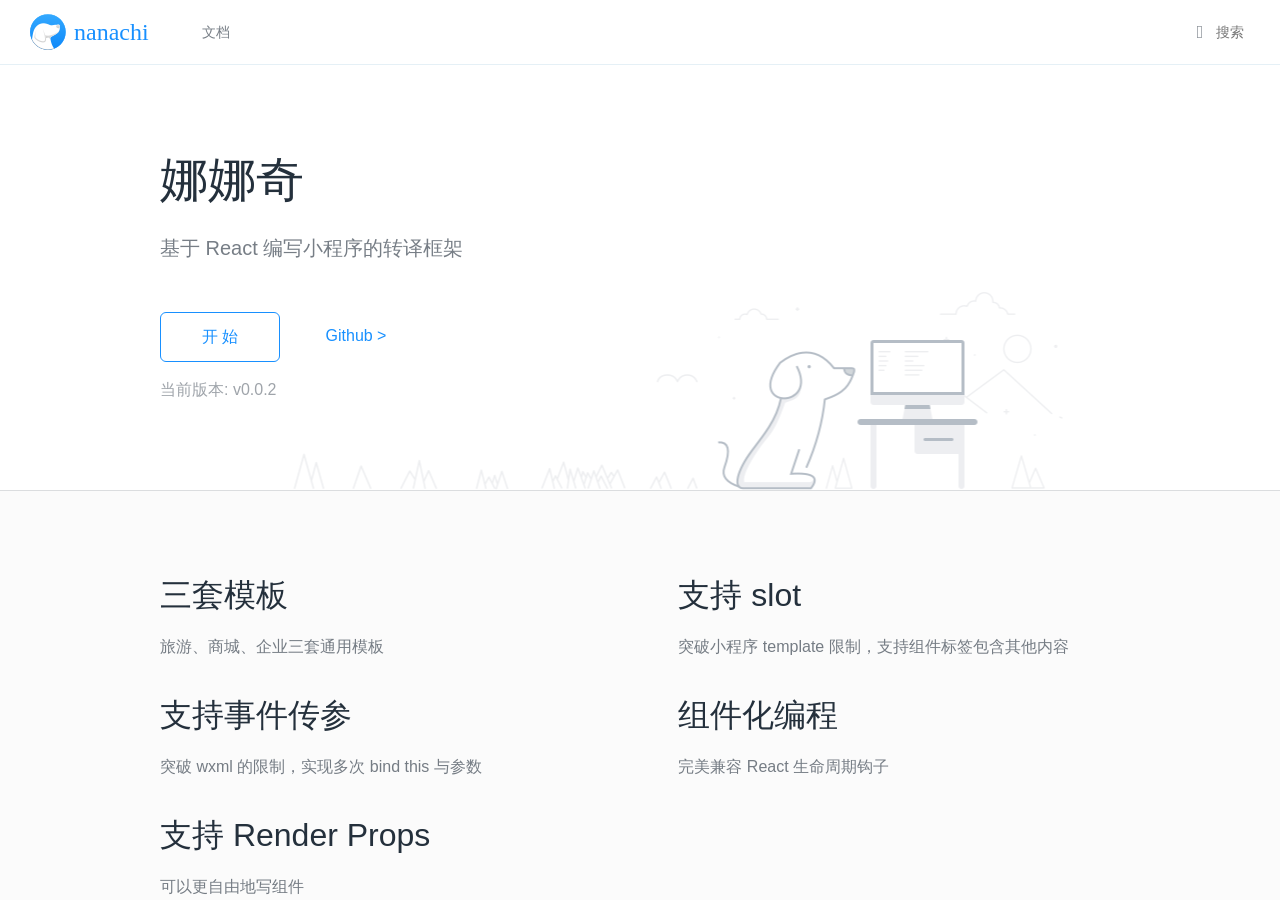
<file: index.html>
<html lang="zh-CN"><head><meta charSet="UTF-8"/><meta content="text/html; charset=utf-8" http-equiv="Content-Type"/><meta http-equiv="X-UA-Compatible" content="IE=edge"/><meta name="viewport" content="width=device-width, initial-scale=1, maximum-scale=1"/><meta name="apple-mobile-web-app-capable" content="yes"/><meta name="apple-mobile-web-app-status-bar-style" content="black"/><link rel="apple-touch-icon" sizes="180x180" href="ydoc/images/apple-touch-icon.png"/><link rel="icon" type="image/png" sizes="32x32" href="ydoc/images/favicon-32x32.png"/><link rel="icon" type="image/png" sizes="16x16" href="ydoc/images/favicon-16x16.png"/><link rel="manifest" href="ydoc/images/manifest.json"/><link rel="mask-icon" href="ydoc/images/safari-pinned-tab.svg&quot;" color="#5bbad5"/><meta name="theme-color" content="#ffffff"/><meta http-equiv="Cache-Control" content="no-transform"/><meta http-equiv="Cache-Control" content="no-siteapp"/><title>nanachi</title><link rel="stylesheet" href="ydoc/styles/style.css"/><meta name="author" content="司徒正美"/><meta name="keywords"/><meta name="description" content="使用Reac微信小程序"/><meta id="releativePath" content=""/><link rel="stylesheet" href="ydoc/ydoc-plugin-search/search.css"/></head><body><div class="g-doc"><div class="m-main" id="js-panel"><header class="m-header" id="js-header"><div class="m-header-title js-logo"><a href="" target="_self"><img class="logo" width="36" src="ydoc/images/dog@1x.png"/><h6 class="name">nanachi</h6></a></div><div><div class="m-search">
      <div class="icon">&#xf0fd;</div>
      <input type="text" class="input js-input" placeholder="搜索" />
      <div class="m-search-result js-search-result"></div>
    </div></div><nav class="m-header-nav js-nav"><ul class="m-header-items"><li class="item "><a class="href" href="documents/intro.html">文档</a></li></ul></nav><div id="js-nav-btn" class="m-header-btn ui-font-ydoc"></div></header><div class="m-content" id="js-content"><div class="g-home"><section class="m-section home"><div class="m-section-container"><div class="m-section-title"><h4 class="name">娜娜奇</h4><p class="desc">基于 React 编写小程序的转译框架</p><div class="m-section-btngroup"><a href="./documents/intro.html"><div class="btn ">开 始</div></a><a href="https://github.com/roland-reed/nanachi-cli"><div class="btn btn-ghost">Github &gt;</div></a></div><p class="caption">当前版本: v0.0.2</p></div><div class="m-section-banner"><img src="./ydoc/images/dogbg@1x.png" alt="bg" srcSet="./ydoc/images/dogbg@2x.png 2x"/></div></div></section><section class="m-section feature"><div class="m-section-container"><div class="m-section-box"><div class="item"><h6 class="title">三套模板</h6><p class="desc">旅游、商城、企业三套通用模板</p></div><div class="item"><h6 class="title">支持 slot</h6><p class="desc">突破小程序 template 限制，支持组件标签包含其他内容</p></div><div class="item"><h6 class="title">支持事件传参</h6><p class="desc">突破 wxml 的限制，实现多次 bind this 与参数</p></div><div class="item"><h6 class="title">组件化编程</h6><p class="desc">完美兼容 React 生命周期钩子</p></div><div class="item"><h6 class="title">支持 Render Props</h6><p class="desc">可以更自由地写组件</p></div></div></div></section></div><footer class="m-footer"><div class="m-footer-container"><div class="m-footer-links"><div class="group"><p class="title">团队网址</p><ul><li><a class="href" href="https://ymfe.org/">YMFE</a></li><li><a class="href" href="https://blog.ymfe.org/">YMFE Blog</a></li></ul></div><div class="group"><p class="title">Git仓库</p><ul><li><a class="href" href="https://github.com/YMFE/ydoc">Github</a></li><li><a class="href" href="https://github.com/YMFE/ydoc/issues">Github Issue</a></li></ul></div></div><div class="m-footer-title"><p class="copyright">© 2018 <a class="href" href="https://ymfe.org/">YMFE Team</a></p><p>Build by <a class="href" href="https://ydoc.ymfe.org/">ydoc</a></p></div></div></footer></div></div></div><div></div><script>
    var $content = document.getElementById('js-content');
    var $summaryItems = Array.prototype.slice.call(document.querySelectorAll('#js-menu .href'));
    var $menu = document.getElementById('js-menu');
    if ($menu && sessionStorage.menuScrollTop) {
		$menu.scrollTop = sessionStorage.menuScrollTop;
    }
    // 刷新页面但不切换 pathname 的时候，内容区恢复到记忆的高度
    if ($content && sessionStorage.contentScrollTop && window.location.pathname == sessionStorage.locationPathname) {
      $content.scrollTop = sessionStorage.contentScrollTop;
    }
    sessionStorage.setItem('locationPathname', window.location.pathname);</script><script src="ydoc/scripts/plugins/dollar.min.js"></script><script src="ydoc/scripts/plugins/responsive-nav.min.js"></script><script src="ydoc/scripts/plugins/slideout.min.js"></script><script src="ydoc/scripts/app.js"></script><script src="ydoc/ydoc-plugin-search/core.js"></script><script src="ydoc/ydoc-plugin-search/search.js"></script><script src="search_json.js"></script></body></html>
</file>
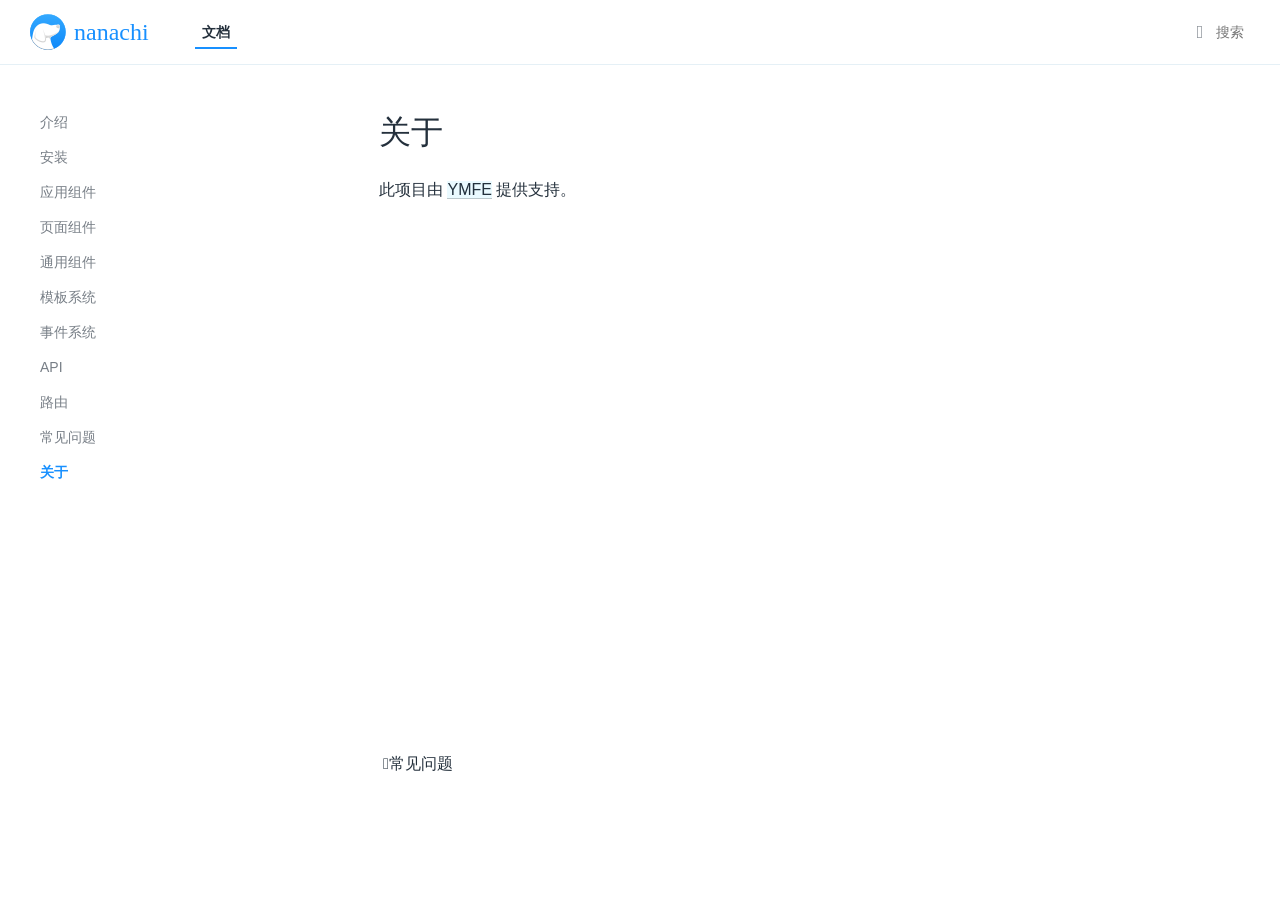
<file: documents/about.html>
<html lang="zh-CN"><head><meta charSet="UTF-8"/><meta content="text/html; charset=utf-8" http-equiv="Content-Type"/><meta http-equiv="X-UA-Compatible" content="IE=edge"/><meta name="viewport" content="width=device-width, initial-scale=1, maximum-scale=1"/><meta name="apple-mobile-web-app-capable" content="yes"/><meta name="apple-mobile-web-app-status-bar-style" content="black"/><link rel="apple-touch-icon" sizes="180x180" href="../ydoc/images/apple-touch-icon.png"/><link rel="icon" type="image/png" sizes="32x32" href="../ydoc/images/favicon-32x32.png"/><link rel="icon" type="image/png" sizes="16x16" href="../ydoc/images/favicon-16x16.png"/><link rel="manifest" href="../ydoc/images/manifest.json"/><link rel="mask-icon" href="../ydoc/images/safari-pinned-tab.svg&quot;" color="#5bbad5"/><meta name="theme-color" content="#ffffff"/><meta http-equiv="Cache-Control" content="no-transform"/><meta http-equiv="Cache-Control" content="no-siteapp"/><title>关于-文档</title><link rel="stylesheet" href="../ydoc/styles/style.css"/><meta name="author" content="司徒正美"/><meta name="keywords"/><meta name="description" content="使用Reac微信小程序"/><meta id="releativePath" content=".."/><link rel="stylesheet" href="../ydoc/ydoc-plugin-search/search.css"/></head><body><div class="g-doc"><div class="m-aside"><div class="m-summary" id="js-menu"><div class="m-summary-content" id="js-menu-content"><div class="m-summary-block"><ul class="m-summary-list"><li class="item"><a href="intro.html#" class="href">介绍</a></li><li class="item"><a href="install.html" class="href">安装</a></li><li class="item"><a href="app.html" class="href">应用组件</a></li><li class="item"><a href="page.html" class="href">页面组件</a></li><li class="item"><a href="component.html" class="href">通用组件</a></li><li class="item"><a href="jsx.html" class="href">模板系统</a></li><li class="item"><a href="event.html" class="href">事件系统</a></li><li class="item"><a href="api.html" class="href">API</a></li><li class="item"><a href="router.html" class="href">路由</a></li><li class="item"><a href="questions.html" class="href">常见问题</a></li><li class="item"><a href="" class="href">关于</a></li></ul></div></div></div><div class="m-summary-switch" id="js-summary-switch"><svg viewBox="0 0 926.23699 573.74994" version="1.1" x="0px" y="0px" width="15" height="15" class="bottom"><g transform="translate(904.92214,-879.1482)"><path d="m -673.67664,1221.6502 -231.2455,-231.24803 55.6165,-55.627 c 30.5891,-30.59485 56.1806,-55.627 56.8701,-55.627 0.6894,0 79.8637,78.60862 175.9427,174.68583 l 174.6892,174.6858 174.6892,-174.6858 c 96.079,-96.07721 175.253196,-174.68583 175.942696,-174.68583 0.6895,0 26.281,25.03215 56.8701,55.627 l 55.6165,55.627 -231.245496,231.24803 c -127.185,127.1864-231.5279,231.248 -231.873,231.248 -0.3451,0 -104.688,-104.0616 -231.873,-231.248 z" fill="#fff"></path></g></svg><svg viewBox="0 0 926.23699 573.74994" version="1.1" x="0px" y="0px" width="15" height="15" class="top"><g id="Page-1" stroke="none" stroke-width="1" fill="none" fill-rule="evenodd"><g id="aaa" fill="#fff" fill-rule="nonzero"><path d="M231.2455,342.502 L0,111.25397 L55.6165,55.62697 C86.2056,25.03212 111.7971,-2.99999998e-05 112.4866,-2.99999998e-05 C113.176,-2.99999998e-05 192.3503,78.60859 288.4293,174.6858 L463.1185,349.3716 L637.8077,174.6858 C733.8867,78.60859 813.060896,-2.99999997e-05 813.750396,-2.99999997e-05 C814.439896,-2.99999997e-05 840.031396,25.03212 870.620496,55.62697 L926.236996,111.25397 L694.9915,342.502 C567.8065,469.6884 463.4636,573.75 463.1185,573.75 C462.7734,573.75 358.4305,469.6884 231.2455,342.502 Z" id="Shape" transform="translate(463.118498, 286.874985) scale(1, -1) translate(-463.118498, -286.874985) "></path></g></g></svg></div></div><div class="m-main" id="js-panel"><header class="m-header" id="js-header"><div class="m-header-title js-logo"><a href="../index.html" target="_self"><img class="logo" width="36" src="../ydoc/images/dog@1x.png"/><h6 class="name">nanachi</h6></a></div><div><div class="m-search">
      <div class="icon">&#xf0fd;</div>
      <input type="text" class="input js-input" placeholder="搜索" />
      <div class="m-search-result js-search-result"></div>
    </div></div><nav class="m-header-nav js-nav"><ul class="m-header-items"><li class="item active"><a class="href" href="intro.html">文档</a></li></ul></nav><div id="js-nav-btn" class="m-header-btn ui-font-ydoc"></div></header><div class="m-content" id="js-content"><div id="markdown-body" class="m-content-container markdown-body"><h1>关于</h1>
<p>此项目由 <a href="https://ymfe.org">YMFE</a> 提供支持。</p>
</div><div class="m-content-container m-paging"><div class="m-paging-prev m-paging-item"><a href="questions.html" class="href"><span class="ui-font-ydoc"></span>常见问题</a></div></div></div></div></div><div></div><script>
    var $content = document.getElementById('js-content');
    var $summaryItems = Array.prototype.slice.call(document.querySelectorAll('#js-menu .href'));
    var $menu = document.getElementById('js-menu');
    if ($menu && sessionStorage.menuScrollTop) {
		$menu.scrollTop = sessionStorage.menuScrollTop;
    }
    // 刷新页面但不切换 pathname 的时候，内容区恢复到记忆的高度
    if ($content && sessionStorage.contentScrollTop && window.location.pathname == sessionStorage.locationPathname) {
      $content.scrollTop = sessionStorage.contentScrollTop;
    }
    sessionStorage.setItem('locationPathname', window.location.pathname);</script><script src="../ydoc/scripts/plugins/dollar.min.js"></script><script src="../ydoc/scripts/plugins/responsive-nav.min.js"></script><script src="../ydoc/scripts/plugins/slideout.min.js"></script><script src="../ydoc/scripts/app.js"></script><script src="../ydoc/ydoc-plugin-search/core.js"></script><script src="../ydoc/ydoc-plugin-search/search.js"></script><script src="../search_json.js"></script></body></html>
</file>
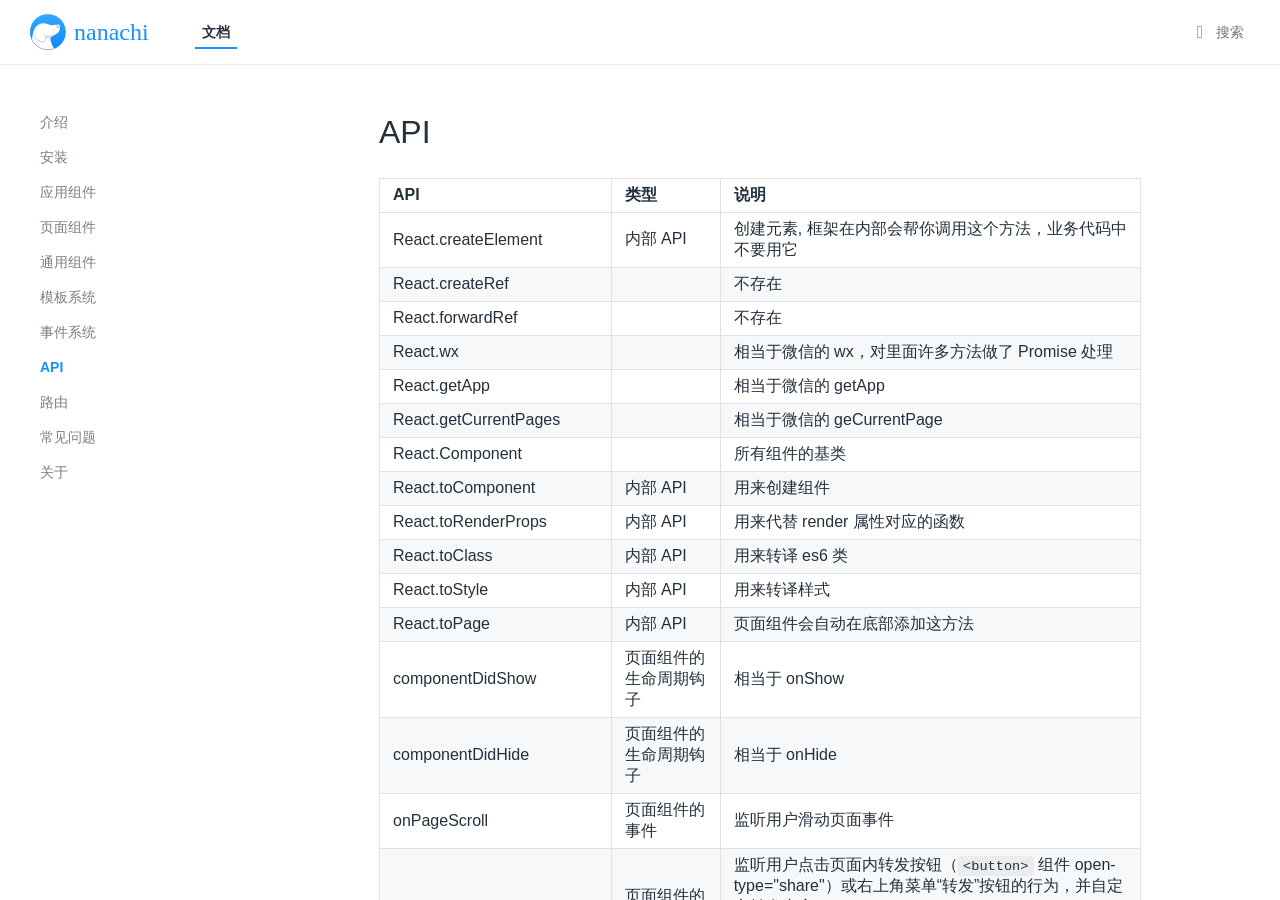
<file: documents/api.html>
<html lang="zh-CN"><head><meta charSet="UTF-8"/><meta content="text/html; charset=utf-8" http-equiv="Content-Type"/><meta http-equiv="X-UA-Compatible" content="IE=edge"/><meta name="viewport" content="width=device-width, initial-scale=1, maximum-scale=1"/><meta name="apple-mobile-web-app-capable" content="yes"/><meta name="apple-mobile-web-app-status-bar-style" content="black"/><link rel="apple-touch-icon" sizes="180x180" href="../ydoc/images/apple-touch-icon.png"/><link rel="icon" type="image/png" sizes="32x32" href="../ydoc/images/favicon-32x32.png"/><link rel="icon" type="image/png" sizes="16x16" href="../ydoc/images/favicon-16x16.png"/><link rel="manifest" href="../ydoc/images/manifest.json"/><link rel="mask-icon" href="../ydoc/images/safari-pinned-tab.svg&quot;" color="#5bbad5"/><meta name="theme-color" content="#ffffff"/><meta http-equiv="Cache-Control" content="no-transform"/><meta http-equiv="Cache-Control" content="no-siteapp"/><title>API-文档</title><link rel="stylesheet" href="../ydoc/styles/style.css"/><meta name="author" content="司徒正美"/><meta name="keywords"/><meta name="description" content="使用Reac微信小程序"/><meta id="releativePath" content=".."/><link rel="stylesheet" href="../ydoc/ydoc-plugin-search/search.css"/></head><body><div class="g-doc"><div class="m-aside"><div class="m-summary" id="js-menu"><div class="m-summary-content" id="js-menu-content"><div class="m-summary-block"><ul class="m-summary-list"><li class="item"><a href="intro.html#" class="href">介绍</a></li><li class="item"><a href="install.html" class="href">安装</a></li><li class="item"><a href="app.html" class="href">应用组件</a></li><li class="item"><a href="page.html" class="href">页面组件</a></li><li class="item"><a href="component.html" class="href">通用组件</a></li><li class="item"><a href="jsx.html" class="href">模板系统</a></li><li class="item"><a href="event.html" class="href">事件系统</a></li><li class="item"><a href="" class="href">API</a></li><li class="item"><a href="router.html" class="href">路由</a></li><li class="item"><a href="questions.html" class="href">常见问题</a></li><li class="item"><a href="about.html" class="href">关于</a></li></ul></div></div></div><div class="m-summary-switch" id="js-summary-switch"><svg viewBox="0 0 926.23699 573.74994" version="1.1" x="0px" y="0px" width="15" height="15" class="bottom"><g transform="translate(904.92214,-879.1482)"><path d="m -673.67664,1221.6502 -231.2455,-231.24803 55.6165,-55.627 c 30.5891,-30.59485 56.1806,-55.627 56.8701,-55.627 0.6894,0 79.8637,78.60862 175.9427,174.68583 l 174.6892,174.6858 174.6892,-174.6858 c 96.079,-96.07721 175.253196,-174.68583 175.942696,-174.68583 0.6895,0 26.281,25.03215 56.8701,55.627 l 55.6165,55.627 -231.245496,231.24803 c -127.185,127.1864-231.5279,231.248 -231.873,231.248 -0.3451,0 -104.688,-104.0616 -231.873,-231.248 z" fill="#fff"></path></g></svg><svg viewBox="0 0 926.23699 573.74994" version="1.1" x="0px" y="0px" width="15" height="15" class="top"><g id="Page-1" stroke="none" stroke-width="1" fill="none" fill-rule="evenodd"><g id="aaa" fill="#fff" fill-rule="nonzero"><path d="M231.2455,342.502 L0,111.25397 L55.6165,55.62697 C86.2056,25.03212 111.7971,-2.99999998e-05 112.4866,-2.99999998e-05 C113.176,-2.99999998e-05 192.3503,78.60859 288.4293,174.6858 L463.1185,349.3716 L637.8077,174.6858 C733.8867,78.60859 813.060896,-2.99999997e-05 813.750396,-2.99999997e-05 C814.439896,-2.99999997e-05 840.031396,25.03212 870.620496,55.62697 L926.236996,111.25397 L694.9915,342.502 C567.8065,469.6884 463.4636,573.75 463.1185,573.75 C462.7734,573.75 358.4305,469.6884 231.2455,342.502 Z" id="Shape" transform="translate(463.118498, 286.874985) scale(1, -1) translate(-463.118498, -286.874985) "></path></g></g></svg></div></div><div class="m-main" id="js-panel"><header class="m-header" id="js-header"><div class="m-header-title js-logo"><a href="../index.html" target="_self"><img class="logo" width="36" src="../ydoc/images/dog@1x.png"/><h6 class="name">nanachi</h6></a></div><div><div class="m-search">
      <div class="icon">&#xf0fd;</div>
      <input type="text" class="input js-input" placeholder="搜索" />
      <div class="m-search-result js-search-result"></div>
    </div></div><nav class="m-header-nav js-nav"><ul class="m-header-items"><li class="item active"><a class="href" href="intro.html">文档</a></li></ul></nav><div id="js-nav-btn" class="m-header-btn ui-font-ydoc"></div></header><div class="m-content" id="js-content"><div id="markdown-body" class="m-content-container markdown-body"><h1>API</h1>
<table>
<thead>
<tr>
<th>API</th>
<th>类型</th>
<th>说明</th>
</tr>
</thead>
<tbody>
<tr>
<td>React.createElement</td>
<td>内部 API</td>
<td>创建元素, 框架在内部会帮你调用这个方法，业务代码中不要用它</td>
</tr>
<tr>
<td>React.createRef</td>
<td> </td>
<td>不存在</td>
</tr>
<tr>
<td>React.forwardRef</td>
<td> </td>
<td>不存在</td>
</tr>
<tr>
<td>React.wx</td>
<td> </td>
<td>相当于微信的 wx，对里面许多方法做了 Promise 处理</td>
</tr>
<tr>
<td>React.getApp</td>
<td> </td>
<td>相当于微信的 getApp</td>
</tr>
<tr>
<td>React.getCurrentPages</td>
<td> </td>
<td>相当于微信的 geCurrentPage</td>
</tr>
<tr>
<td>React.Component</td>
<td> </td>
<td>所有组件的基类</td>
</tr>
<tr>
<td>React.toComponent</td>
<td>内部 API</td>
<td>用来创建组件</td>
</tr>
<tr>
<td>React.toRenderProps</td>
<td>内部 API</td>
<td>用来代替 render 属性对应的函数</td>
</tr>
<tr>
<td>React.toClass</td>
<td>内部 API</td>
<td>用来转译 es6 类</td>
</tr>
<tr>
<td>React.toStyle</td>
<td>内部 API</td>
<td>用来转译样式</td>
</tr>
<tr>
<td>React.toPage</td>
<td>内部 API</td>
<td>页面组件会自动在底部添加这方法</td>
</tr>
<tr>
<td>componentDidShow</td>
<td>页面组件的生命周期钩子</td>
<td>相当于 onShow</td>
</tr>
<tr>
<td>componentDidHide</td>
<td>页面组件的生命周期钩子</td>
<td>相当于 onHide</td>
</tr>
<tr>
<td>onPageScroll</td>
<td>页面组件的事件</td>
<td>监听用户滑动页面事件</td>
</tr>
<tr>
<td>onShareAppMessage</td>
<td>页面组件的事件</td>
<td>监听用户点击页面内转发按钮（<code>&lt;button&gt;</code> 组件 open-type=&quot;share&quot;）或右上角菜单“转发”按钮的行为，并自定义转发内容。<br>注意：只有定义了此事件处理函数，右上角菜单才会显示“转发”按钮</td>
</tr>
<tr>
<td>onReachBottom</td>
<td>页面组件的事件</td>
<td>监听用户上拉触底事件</td>
</tr>
<tr>
<td>onPullDownRefresh</td>
<td>页面组件的事件</td>
<td>监听用户下拉刷新事件</td>
</tr>
<tr>
<td>componentWillMount</td>
<td>组件的生命周期钩子</td>
<td>页面组件的 props 中有 path, query 等路由相关信息</td>
</tr>
<tr>
<td>componentWillUpdate</td>
<td>组件的生命周期钩子</td>
<td></td>
</tr>
<tr>
<td>componentDidMount</td>
<td>组件的生命周期钩子</td>
<td></td>
</tr>
<tr>
<td>componentDidUpdate</td>
<td>组件的生命周期钩子</td>
<td></td>
</tr>
<tr>
<td>componentWillRecieveProps</td>
<td>组件的生命周期钩子</td>
<td></td>
</tr>
<tr>
<td>componentWillUnmount</td>
<td>组件的生命周期钩子</td>
<td></td>
</tr>
<tr>
<td>shouldComponentUpdate</td>
<td>组件的生命周期钩子</td>
<td></td>
</tr>
<tr>
<td>componentDidCatch</td>
<td>组件的生命周期钩子</td>
<td></td>
</tr>
<tr>
<td>getSnapshotBeforeUpdate</td>
<td>组件的生命周期钩子</td>
<td></td>
</tr>
<tr>
<td>getDerivedStateFromProps</td>
<td>组件的生命周期钩子</td>
<td></td>
</tr>
<tr>
<td>getDerivedStateFromCatch</td>
<td>组件的生命周期钩子</td>
<td></td>
</tr>
<tr>
<td>getChildContext</td>
<td>组件的方法</td>
<td></td>
</tr>
<tr>
<td>setState</td>
<td>组件的方法</td>
<td>更新页面</td>
</tr>
<tr>
<td>forceUpdate</td>
<td>组件的方法</td>
<td>更新页面</td>
</tr>
<tr>
<td>refs</td>
<td>组件实例上的对象</td>
<td>里面保存着子组件的实例（由于没有 DOM，对于普通标签来说， <br>虽然也能保存着它的虚拟 DOM )</td>
</tr>
<tr>
<td>render</td>
<td>组件的方法</td>
<td>里面必须使用 JSX ，其他方法不能存在 JSX，不能显式使用 createElement</td>
</tr>
</tbody>
</table>
</div><div class="m-content-container m-paging"><div class="m-paging-prev m-paging-item"><a href="event.html" class="href"><span class="ui-font-ydoc"></span>事件系统</a></div><div class="m-paging-next m-paging-item"><a href="router.html" class="href">路由<span class="ui-font-ydoc"></span></a></div></div></div></div></div><div></div><script>
    var $content = document.getElementById('js-content');
    var $summaryItems = Array.prototype.slice.call(document.querySelectorAll('#js-menu .href'));
    var $menu = document.getElementById('js-menu');
    if ($menu && sessionStorage.menuScrollTop) {
		$menu.scrollTop = sessionStorage.menuScrollTop;
    }
    // 刷新页面但不切换 pathname 的时候，内容区恢复到记忆的高度
    if ($content && sessionStorage.contentScrollTop && window.location.pathname == sessionStorage.locationPathname) {
      $content.scrollTop = sessionStorage.contentScrollTop;
    }
    sessionStorage.setItem('locationPathname', window.location.pathname);</script><script src="../ydoc/scripts/plugins/dollar.min.js"></script><script src="../ydoc/scripts/plugins/responsive-nav.min.js"></script><script src="../ydoc/scripts/plugins/slideout.min.js"></script><script src="../ydoc/scripts/app.js"></script><script src="../ydoc/ydoc-plugin-search/core.js"></script><script src="../ydoc/ydoc-plugin-search/search.js"></script><script src="../search_json.js"></script></body></html>
</file>
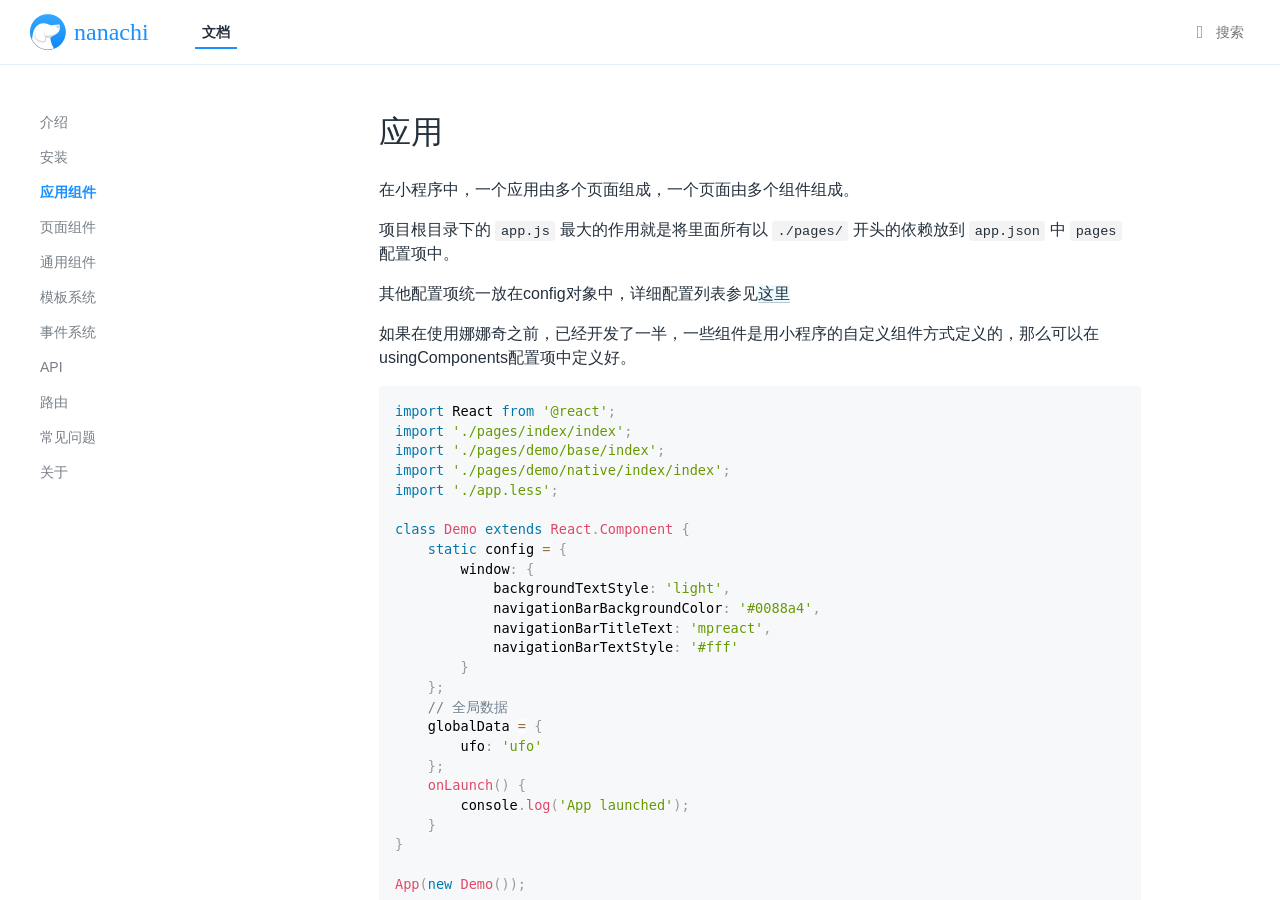
<file: documents/app.html>
<html lang="zh-CN"><head><meta charSet="UTF-8"/><meta content="text/html; charset=utf-8" http-equiv="Content-Type"/><meta http-equiv="X-UA-Compatible" content="IE=edge"/><meta name="viewport" content="width=device-width, initial-scale=1, maximum-scale=1"/><meta name="apple-mobile-web-app-capable" content="yes"/><meta name="apple-mobile-web-app-status-bar-style" content="black"/><link rel="apple-touch-icon" sizes="180x180" href="../ydoc/images/apple-touch-icon.png"/><link rel="icon" type="image/png" sizes="32x32" href="../ydoc/images/favicon-32x32.png"/><link rel="icon" type="image/png" sizes="16x16" href="../ydoc/images/favicon-16x16.png"/><link rel="manifest" href="../ydoc/images/manifest.json"/><link rel="mask-icon" href="../ydoc/images/safari-pinned-tab.svg&quot;" color="#5bbad5"/><meta name="theme-color" content="#ffffff"/><meta http-equiv="Cache-Control" content="no-transform"/><meta http-equiv="Cache-Control" content="no-siteapp"/><title>应用-文档</title><link rel="stylesheet" href="../ydoc/styles/style.css"/><meta name="author" content="司徒正美"/><meta name="keywords"/><meta name="description" content="使用Reac微信小程序"/><meta id="releativePath" content=".."/><link rel="stylesheet" href="../ydoc/ydoc-plugin-search/search.css"/></head><body><div class="g-doc"><div class="m-aside"><div class="m-summary" id="js-menu"><div class="m-summary-content" id="js-menu-content"><div class="m-summary-block"><ul class="m-summary-list"><li class="item"><a href="intro.html#" class="href">介绍</a></li><li class="item"><a href="install.html" class="href">安装</a></li><li class="item"><a href="" class="href">应用组件</a></li><li class="item"><a href="page.html" class="href">页面组件</a></li><li class="item"><a href="component.html" class="href">通用组件</a></li><li class="item"><a href="jsx.html" class="href">模板系统</a></li><li class="item"><a href="event.html" class="href">事件系统</a></li><li class="item"><a href="api.html" class="href">API</a></li><li class="item"><a href="router.html" class="href">路由</a></li><li class="item"><a href="questions.html" class="href">常见问题</a></li><li class="item"><a href="about.html" class="href">关于</a></li></ul></div></div></div><div class="m-summary-switch" id="js-summary-switch"><svg viewBox="0 0 926.23699 573.74994" version="1.1" x="0px" y="0px" width="15" height="15" class="bottom"><g transform="translate(904.92214,-879.1482)"><path d="m -673.67664,1221.6502 -231.2455,-231.24803 55.6165,-55.627 c 30.5891,-30.59485 56.1806,-55.627 56.8701,-55.627 0.6894,0 79.8637,78.60862 175.9427,174.68583 l 174.6892,174.6858 174.6892,-174.6858 c 96.079,-96.07721 175.253196,-174.68583 175.942696,-174.68583 0.6895,0 26.281,25.03215 56.8701,55.627 l 55.6165,55.627 -231.245496,231.24803 c -127.185,127.1864-231.5279,231.248 -231.873,231.248 -0.3451,0 -104.688,-104.0616 -231.873,-231.248 z" fill="#fff"></path></g></svg><svg viewBox="0 0 926.23699 573.74994" version="1.1" x="0px" y="0px" width="15" height="15" class="top"><g id="Page-1" stroke="none" stroke-width="1" fill="none" fill-rule="evenodd"><g id="aaa" fill="#fff" fill-rule="nonzero"><path d="M231.2455,342.502 L0,111.25397 L55.6165,55.62697 C86.2056,25.03212 111.7971,-2.99999998e-05 112.4866,-2.99999998e-05 C113.176,-2.99999998e-05 192.3503,78.60859 288.4293,174.6858 L463.1185,349.3716 L637.8077,174.6858 C733.8867,78.60859 813.060896,-2.99999997e-05 813.750396,-2.99999997e-05 C814.439896,-2.99999997e-05 840.031396,25.03212 870.620496,55.62697 L926.236996,111.25397 L694.9915,342.502 C567.8065,469.6884 463.4636,573.75 463.1185,573.75 C462.7734,573.75 358.4305,469.6884 231.2455,342.502 Z" id="Shape" transform="translate(463.118498, 286.874985) scale(1, -1) translate(-463.118498, -286.874985) "></path></g></g></svg></div></div><div class="m-main" id="js-panel"><header class="m-header" id="js-header"><div class="m-header-title js-logo"><a href="../index.html" target="_self"><img class="logo" width="36" src="../ydoc/images/dog@1x.png"/><h6 class="name">nanachi</h6></a></div><div><div class="m-search">
      <div class="icon">&#xf0fd;</div>
      <input type="text" class="input js-input" placeholder="搜索" />
      <div class="m-search-result js-search-result"></div>
    </div></div><nav class="m-header-nav js-nav"><ul class="m-header-items"><li class="item active"><a class="href" href="intro.html">文档</a></li></ul></nav><div id="js-nav-btn" class="m-header-btn ui-font-ydoc"></div></header><div class="m-content" id="js-content"><div id="markdown-body" class="m-content-container markdown-body"><h1>应用</h1>
<p>在小程序中，一个应用由多个页面组成，一个页面由多个组件组成。</p>
<p>项目根目录下的 <code>app.js</code> 最大的作用就是将里面所有以 <code>./pages/</code> 开头的依赖放到 <code>app.json</code> 中 <code>pages</code> 配置项中。</p>
<p>其他配置项统一放在config对象中，详细配置列表参见<a href="https://developers.weixin.qq.com/miniprogram/dev/framework/config.html#%E5%85%A8%E5%B1%80%E9%85%8D%E7%BD%AE">这里</a></p>
<p>如果在使用娜娜奇之前，已经开发了一半，一些组件是用小程序的自定义组件方式定义的，那么可以在usingComponents配置项中定义好。</p>
<pre><code class="language-jsx"><span class="token keyword">import</span> React <span class="token keyword">from</span> <span class="token string">'@react'</span><span class="token punctuation">;</span>
<span class="token keyword">import</span> <span class="token string">'./pages/index/index'</span><span class="token punctuation">;</span>
<span class="token keyword">import</span> <span class="token string">'./pages/demo/base/index'</span><span class="token punctuation">;</span>
<span class="token keyword">import</span> <span class="token string">'./pages/demo/native/index/index'</span><span class="token punctuation">;</span>
<span class="token keyword">import</span> <span class="token string">'./app.less'</span><span class="token punctuation">;</span>

<span class="token keyword">class</span> <span class="token class-name">Demo</span> <span class="token keyword">extends</span> <span class="token class-name">React<span class="token punctuation">.</span>Component</span> <span class="token punctuation">{</span>
    <span class="token keyword">static</span> config <span class="token operator">=</span> <span class="token punctuation">{</span>
        window<span class="token punctuation">:</span> <span class="token punctuation">{</span>
            backgroundTextStyle<span class="token punctuation">:</span> <span class="token string">'light'</span><span class="token punctuation">,</span>
            navigationBarBackgroundColor<span class="token punctuation">:</span> <span class="token string">'#0088a4'</span><span class="token punctuation">,</span>
            navigationBarTitleText<span class="token punctuation">:</span> <span class="token string">'mpreact'</span><span class="token punctuation">,</span>
            navigationBarTextStyle<span class="token punctuation">:</span> <span class="token string">'#fff'</span>
        <span class="token punctuation">}</span>
    <span class="token punctuation">}</span><span class="token punctuation">;</span>
    <span class="token comment">// 全局数据</span>
    globalData <span class="token operator">=</span> <span class="token punctuation">{</span>
        ufo<span class="token punctuation">:</span> <span class="token string">'ufo'</span>
    <span class="token punctuation">}</span><span class="token punctuation">;</span>
    <span class="token function">onLaunch</span><span class="token punctuation">(</span><span class="token punctuation">)</span> <span class="token punctuation">{</span>
        console<span class="token punctuation">.</span><span class="token function">log</span><span class="token punctuation">(</span><span class="token string">'App launched'</span><span class="token punctuation">)</span><span class="token punctuation">;</span>
    <span class="token punctuation">}</span>
<span class="token punctuation">}</span>

<span class="token function">App</span><span class="token punctuation">(</span><span class="token keyword">new</span> <span class="token class-name">Demo</span><span class="token punctuation">(</span><span class="token punctuation">)</span><span class="token punctuation">)</span><span class="token punctuation">;</span>
</code></pre>
</div><div class="m-content-container m-paging"><div class="m-paging-prev m-paging-item"><a href="install.html" class="href"><span class="ui-font-ydoc"></span>安装</a></div><div class="m-paging-next m-paging-item"><a href="page.html" class="href">页面组件<span class="ui-font-ydoc"></span></a></div></div></div></div></div><div></div><script>
    var $content = document.getElementById('js-content');
    var $summaryItems = Array.prototype.slice.call(document.querySelectorAll('#js-menu .href'));
    var $menu = document.getElementById('js-menu');
    if ($menu && sessionStorage.menuScrollTop) {
		$menu.scrollTop = sessionStorage.menuScrollTop;
    }
    // 刷新页面但不切换 pathname 的时候，内容区恢复到记忆的高度
    if ($content && sessionStorage.contentScrollTop && window.location.pathname == sessionStorage.locationPathname) {
      $content.scrollTop = sessionStorage.contentScrollTop;
    }
    sessionStorage.setItem('locationPathname', window.location.pathname);</script><script src="../ydoc/scripts/plugins/dollar.min.js"></script><script src="../ydoc/scripts/plugins/responsive-nav.min.js"></script><script src="../ydoc/scripts/plugins/slideout.min.js"></script><script src="../ydoc/scripts/app.js"></script><script src="../ydoc/ydoc-plugin-search/core.js"></script><script src="../ydoc/ydoc-plugin-search/search.js"></script><script src="../search_json.js"></script></body></html>
</file>
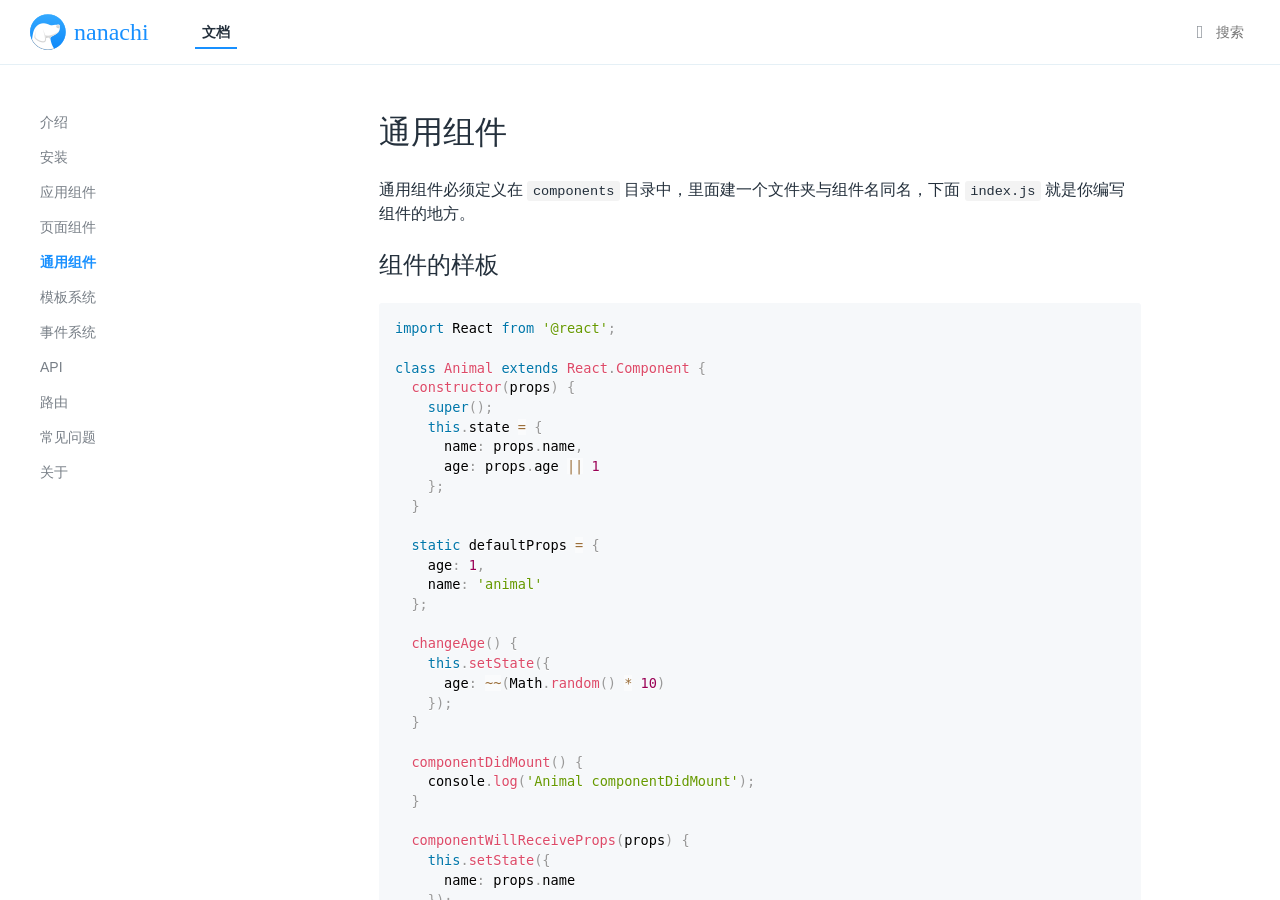
<file: documents/component.html>
<html lang="zh-CN"><head><meta charSet="UTF-8"/><meta content="text/html; charset=utf-8" http-equiv="Content-Type"/><meta http-equiv="X-UA-Compatible" content="IE=edge"/><meta name="viewport" content="width=device-width, initial-scale=1, maximum-scale=1"/><meta name="apple-mobile-web-app-capable" content="yes"/><meta name="apple-mobile-web-app-status-bar-style" content="black"/><link rel="apple-touch-icon" sizes="180x180" href="../ydoc/images/apple-touch-icon.png"/><link rel="icon" type="image/png" sizes="32x32" href="../ydoc/images/favicon-32x32.png"/><link rel="icon" type="image/png" sizes="16x16" href="../ydoc/images/favicon-16x16.png"/><link rel="manifest" href="../ydoc/images/manifest.json"/><link rel="mask-icon" href="../ydoc/images/safari-pinned-tab.svg&quot;" color="#5bbad5"/><meta name="theme-color" content="#ffffff"/><meta http-equiv="Cache-Control" content="no-transform"/><meta http-equiv="Cache-Control" content="no-siteapp"/><title>通用组件-文档</title><link rel="stylesheet" href="../ydoc/styles/style.css"/><meta name="author" content="司徒正美"/><meta name="keywords"/><meta name="description" content="使用Reac微信小程序"/><meta id="releativePath" content=".."/><link rel="stylesheet" href="../ydoc/ydoc-plugin-search/search.css"/></head><body><div class="g-doc"><div class="m-aside"><div class="m-summary" id="js-menu"><div class="m-summary-content" id="js-menu-content"><div class="m-summary-block"><ul class="m-summary-list"><li class="item"><a href="intro.html#" class="href">介绍</a></li><li class="item"><a href="install.html" class="href">安装</a></li><li class="item"><a href="app.html" class="href">应用组件</a></li><li class="item"><a href="page.html" class="href">页面组件</a></li><li class="item"><a href="" class="href">通用组件</a></li><li class="item"><a href="jsx.html" class="href">模板系统</a></li><li class="item"><a href="event.html" class="href">事件系统</a></li><li class="item"><a href="api.html" class="href">API</a></li><li class="item"><a href="router.html" class="href">路由</a></li><li class="item"><a href="questions.html" class="href">常见问题</a></li><li class="item"><a href="about.html" class="href">关于</a></li></ul></div></div></div><div class="m-summary-switch" id="js-summary-switch"><svg viewBox="0 0 926.23699 573.74994" version="1.1" x="0px" y="0px" width="15" height="15" class="bottom"><g transform="translate(904.92214,-879.1482)"><path d="m -673.67664,1221.6502 -231.2455,-231.24803 55.6165,-55.627 c 30.5891,-30.59485 56.1806,-55.627 56.8701,-55.627 0.6894,0 79.8637,78.60862 175.9427,174.68583 l 174.6892,174.6858 174.6892,-174.6858 c 96.079,-96.07721 175.253196,-174.68583 175.942696,-174.68583 0.6895,0 26.281,25.03215 56.8701,55.627 l 55.6165,55.627 -231.245496,231.24803 c -127.185,127.1864-231.5279,231.248 -231.873,231.248 -0.3451,0 -104.688,-104.0616 -231.873,-231.248 z" fill="#fff"></path></g></svg><svg viewBox="0 0 926.23699 573.74994" version="1.1" x="0px" y="0px" width="15" height="15" class="top"><g id="Page-1" stroke="none" stroke-width="1" fill="none" fill-rule="evenodd"><g id="aaa" fill="#fff" fill-rule="nonzero"><path d="M231.2455,342.502 L0,111.25397 L55.6165,55.62697 C86.2056,25.03212 111.7971,-2.99999998e-05 112.4866,-2.99999998e-05 C113.176,-2.99999998e-05 192.3503,78.60859 288.4293,174.6858 L463.1185,349.3716 L637.8077,174.6858 C733.8867,78.60859 813.060896,-2.99999997e-05 813.750396,-2.99999997e-05 C814.439896,-2.99999997e-05 840.031396,25.03212 870.620496,55.62697 L926.236996,111.25397 L694.9915,342.502 C567.8065,469.6884 463.4636,573.75 463.1185,573.75 C462.7734,573.75 358.4305,469.6884 231.2455,342.502 Z" id="Shape" transform="translate(463.118498, 286.874985) scale(1, -1) translate(-463.118498, -286.874985) "></path></g></g></svg></div></div><div class="m-main" id="js-panel"><header class="m-header" id="js-header"><div class="m-header-title js-logo"><a href="../index.html" target="_self"><img class="logo" width="36" src="../ydoc/images/dog@1x.png"/><h6 class="name">nanachi</h6></a></div><div><div class="m-search">
      <div class="icon">&#xf0fd;</div>
      <input type="text" class="input js-input" placeholder="搜索" />
      <div class="m-search-result js-search-result"></div>
    </div></div><nav class="m-header-nav js-nav"><ul class="m-header-items"><li class="item active"><a class="href" href="intro.html">文档</a></li></ul></nav><div id="js-nav-btn" class="m-header-btn ui-font-ydoc"></div></header><div class="m-content" id="js-content"><div id="markdown-body" class="m-content-container markdown-body"><h1>通用组件</h1>
<p>通用组件必须定义在 <code>components</code> 目录中，里面建一个文件夹与组件名同名，下面 <code>index.js</code> 就是你编写组件的地方。</p>
<h2 id="组件的样板">组件的样板</h2>
<pre><code class="language-jsx"><span class="token keyword">import</span> React <span class="token keyword">from</span> <span class="token string">'@react'</span><span class="token punctuation">;</span>

<span class="token keyword">class</span> <span class="token class-name">Animal</span> <span class="token keyword">extends</span> <span class="token class-name">React<span class="token punctuation">.</span>Component</span> <span class="token punctuation">{</span>
  <span class="token function">constructor</span><span class="token punctuation">(</span>props<span class="token punctuation">)</span> <span class="token punctuation">{</span>
    <span class="token keyword">super</span><span class="token punctuation">(</span><span class="token punctuation">)</span><span class="token punctuation">;</span>
    <span class="token keyword">this</span><span class="token punctuation">.</span>state <span class="token operator">=</span> <span class="token punctuation">{</span>
      name<span class="token punctuation">:</span> props<span class="token punctuation">.</span>name<span class="token punctuation">,</span>
      age<span class="token punctuation">:</span> props<span class="token punctuation">.</span>age <span class="token operator">||</span> <span class="token number">1</span>
    <span class="token punctuation">}</span><span class="token punctuation">;</span>
  <span class="token punctuation">}</span>

  <span class="token keyword">static</span> defaultProps <span class="token operator">=</span> <span class="token punctuation">{</span>
    age<span class="token punctuation">:</span> <span class="token number">1</span><span class="token punctuation">,</span>
    name<span class="token punctuation">:</span> <span class="token string">'animal'</span>
  <span class="token punctuation">}</span><span class="token punctuation">;</span>

  <span class="token function">changeAge</span><span class="token punctuation">(</span><span class="token punctuation">)</span> <span class="token punctuation">{</span>
    <span class="token keyword">this</span><span class="token punctuation">.</span><span class="token function">setState</span><span class="token punctuation">(</span><span class="token punctuation">{</span>
      age<span class="token punctuation">:</span> <span class="token operator">~</span><span class="token operator">~</span><span class="token punctuation">(</span>Math<span class="token punctuation">.</span><span class="token function">random</span><span class="token punctuation">(</span><span class="token punctuation">)</span> <span class="token operator">*</span> <span class="token number">10</span><span class="token punctuation">)</span>
    <span class="token punctuation">}</span><span class="token punctuation">)</span><span class="token punctuation">;</span>
  <span class="token punctuation">}</span>

  <span class="token function">componentDidMount</span><span class="token punctuation">(</span><span class="token punctuation">)</span> <span class="token punctuation">{</span>
    console<span class="token punctuation">.</span><span class="token function">log</span><span class="token punctuation">(</span><span class="token string">'Animal componentDidMount'</span><span class="token punctuation">)</span><span class="token punctuation">;</span>
  <span class="token punctuation">}</span>

  <span class="token function">componentWillReceiveProps</span><span class="token punctuation">(</span>props<span class="token punctuation">)</span> <span class="token punctuation">{</span>
    <span class="token keyword">this</span><span class="token punctuation">.</span><span class="token function">setState</span><span class="token punctuation">(</span><span class="token punctuation">{</span>
      name<span class="token punctuation">:</span> props<span class="token punctuation">.</span>name
    <span class="token punctuation">}</span><span class="token punctuation">)</span><span class="token punctuation">;</span>
  <span class="token punctuation">}</span>

  <span class="token function">render</span><span class="token punctuation">(</span><span class="token punctuation">)</span> <span class="token punctuation">{</span>
    <span class="token keyword">return</span> <span class="token punctuation">(</span>
      <span class="token tag"><span class="token tag"><span class="token punctuation">&lt;</span>div</span> <span class="token attr-name">style</span><span class="token script language-javascript"><span class="token script-punctuation punctuation">=</span><span class="token punctuation">{</span><span class="token punctuation">{</span> border<span class="token punctuation">:</span> <span class="token string">'1px solid #333'</span> <span class="token punctuation">}</span><span class="token punctuation">}</span></span><span class="token punctuation">></span></span><span class="token plain-text">
        名字：
        </span><span class="token punctuation">{</span><span class="token keyword">this</span><span class="token punctuation">.</span>state<span class="token punctuation">.</span>name<span class="token punctuation">}</span><span class="token plain-text"> 年龄：
        </span><span class="token punctuation">{</span><span class="token keyword">this</span><span class="token punctuation">.</span>state<span class="token punctuation">.</span>age<span class="token punctuation">}</span><span class="token plain-text"> 岁
        </span><span class="token tag"><span class="token tag"><span class="token punctuation">&lt;</span>button</span> <span class="token attr-name">catchTap</span><span class="token script language-javascript"><span class="token script-punctuation punctuation">=</span><span class="token punctuation">{</span><span class="token keyword">this</span><span class="token punctuation">.</span>changeAge<span class="token punctuation">.</span><span class="token function">bind</span><span class="token punctuation">(</span><span class="token keyword">this</span><span class="token punctuation">)</span><span class="token punctuation">}</span></span><span class="token punctuation">></span></span><span class="token plain-text">换一个年龄</span><span class="token tag"><span class="token tag"><span class="token punctuation">&lt;/</span>button</span><span class="token punctuation">></span></span><span class="token plain-text">
      </span><span class="token tag"><span class="token tag"><span class="token punctuation">&lt;/</span>div</span><span class="token punctuation">></span></span>
    <span class="token punctuation">)</span><span class="token punctuation">;</span>
  <span class="token punctuation">}</span>
<span class="token punctuation">}</span>

<span class="token keyword">export</span> <span class="token keyword">default</span> Animal<span class="token punctuation">;</span>
</code></pre>
<p>由于目录可能比较深，因此 nanachi 比较贴心地提供了两个默认的别名，<code>@react</code> 与 <code>@components</code>, <code>@react</code> 指向专门为小程序优化的 React, <code>@components</code> 指向开发目录下的 <code>components</code> 目录。</p>
<p>JSX 只能出现在 <code>render()</code> 方法或无状态组件的函数体中。</p>
<p>JSX 的所有填充数据必须带 <code>this.props</code>, <code>this.state</code>, <code>this.context</code> 前缀。</p>
<p><code>render()</code> 方法里不能出现 <code>var/const/let</code> 语句，只能出现 <code>if</code> 语句与三元表达式或 JSX。</p>
<p><code>map()</code> 方法调用的第一个参数最好使用匿名方法（因为这样会自动 bind <code>this</code>），否则它会自动添加上第二个参数 <code>this</code></p>
<pre><code class="language-jsx"><span class="token tag"><span class="token tag"><span class="token punctuation">&lt;</span>div</span> <span class="token attr-name">class</span><span class="token attr-value"><span class="token punctuation">=</span><span class="token punctuation">"</span>group<span class="token punctuation">"</span></span><span class="token punctuation">></span></span><span class="token plain-text">
  </span><span class="token punctuation">{</span><span class="token keyword">this</span><span class="token punctuation">.</span>state<span class="token punctuation">.</span>iconSize<span class="token punctuation">.</span><span class="token function">map</span><span class="token punctuation">(</span><span class="token keyword">function</span><span class="token punctuation">(</span>item<span class="token punctuation">)</span> <span class="token punctuation">{</span>
    <span class="token keyword">return</span> <span class="token tag"><span class="token tag"><span class="token punctuation">&lt;</span>icon</span> <span class="token attr-name">type</span><span class="token attr-value"><span class="token punctuation">=</span><span class="token punctuation">"</span>success<span class="token punctuation">"</span></span> <span class="token attr-name">size</span><span class="token script language-javascript"><span class="token script-punctuation punctuation">=</span><span class="token punctuation">{</span>item<span class="token punctuation">}</span></span> <span class="token punctuation">/></span></span><span class="token punctuation">;</span>
  <span class="token punctuation">}</span><span class="token punctuation">)</span><span class="token punctuation">}</span><span class="token plain-text">
</span><span class="token tag"><span class="token tag"><span class="token punctuation">&lt;/</span>div</span><span class="token punctuation">></span></span>
</code></pre>
<p>会变成</p>
<pre><code class="language-jsx"><span class="token tag"><span class="token tag"><span class="token punctuation">&lt;</span>div</span> <span class="token attr-name">class</span><span class="token attr-value"><span class="token punctuation">=</span><span class="token punctuation">"</span>group<span class="token punctuation">"</span></span><span class="token punctuation">></span></span><span class="token plain-text">
  </span><span class="token punctuation">{</span><span class="token keyword">this</span><span class="token punctuation">.</span>state<span class="token punctuation">.</span>iconSize<span class="token punctuation">.</span><span class="token function">map</span><span class="token punctuation">(</span><span class="token keyword">function</span><span class="token punctuation">(</span>item<span class="token punctuation">)</span> <span class="token punctuation">{</span>
    <span class="token keyword">return</span> <span class="token tag"><span class="token tag"><span class="token punctuation">&lt;</span>icon</span> <span class="token attr-name">type</span><span class="token attr-value"><span class="token punctuation">=</span><span class="token punctuation">"</span>success<span class="token punctuation">"</span></span> <span class="token attr-name">size</span><span class="token script language-javascript"><span class="token script-punctuation punctuation">=</span><span class="token punctuation">{</span>item<span class="token punctuation">}</span></span> <span class="token punctuation">/></span></span><span class="token punctuation">;</span>
  <span class="token punctuation">}</span><span class="token punctuation">,</span> <span class="token keyword">this</span><span class="token punctuation">)</span><span class="token punctuation">}</span><span class="token plain-text">
</span><span class="token tag"><span class="token tag"><span class="token punctuation">&lt;/</span>div</span><span class="token punctuation">></span></span>
</code></pre>
<p>JSX 禁止出现 <code>instanceUid</code>, <code>classUid</code>, <code>eventUid</code>, 这些是内部绑定事件时在编译阶段自动添加的。</p>
</div><div class="m-content-container m-paging"><div class="m-paging-prev m-paging-item"><a href="page.html" class="href"><span class="ui-font-ydoc"></span>页面组件</a></div><div class="m-paging-next m-paging-item"><a href="jsx.html" class="href">模板系统<span class="ui-font-ydoc"></span></a></div></div></div></div></div><div></div><script>
    var $content = document.getElementById('js-content');
    var $summaryItems = Array.prototype.slice.call(document.querySelectorAll('#js-menu .href'));
    var $menu = document.getElementById('js-menu');
    if ($menu && sessionStorage.menuScrollTop) {
		$menu.scrollTop = sessionStorage.menuScrollTop;
    }
    // 刷新页面但不切换 pathname 的时候，内容区恢复到记忆的高度
    if ($content && sessionStorage.contentScrollTop && window.location.pathname == sessionStorage.locationPathname) {
      $content.scrollTop = sessionStorage.contentScrollTop;
    }
    sessionStorage.setItem('locationPathname', window.location.pathname);</script><script src="../ydoc/scripts/plugins/dollar.min.js"></script><script src="../ydoc/scripts/plugins/responsive-nav.min.js"></script><script src="../ydoc/scripts/plugins/slideout.min.js"></script><script src="../ydoc/scripts/app.js"></script><script src="../ydoc/ydoc-plugin-search/core.js"></script><script src="../ydoc/ydoc-plugin-search/search.js"></script><script src="../search_json.js"></script></body></html>
</file>
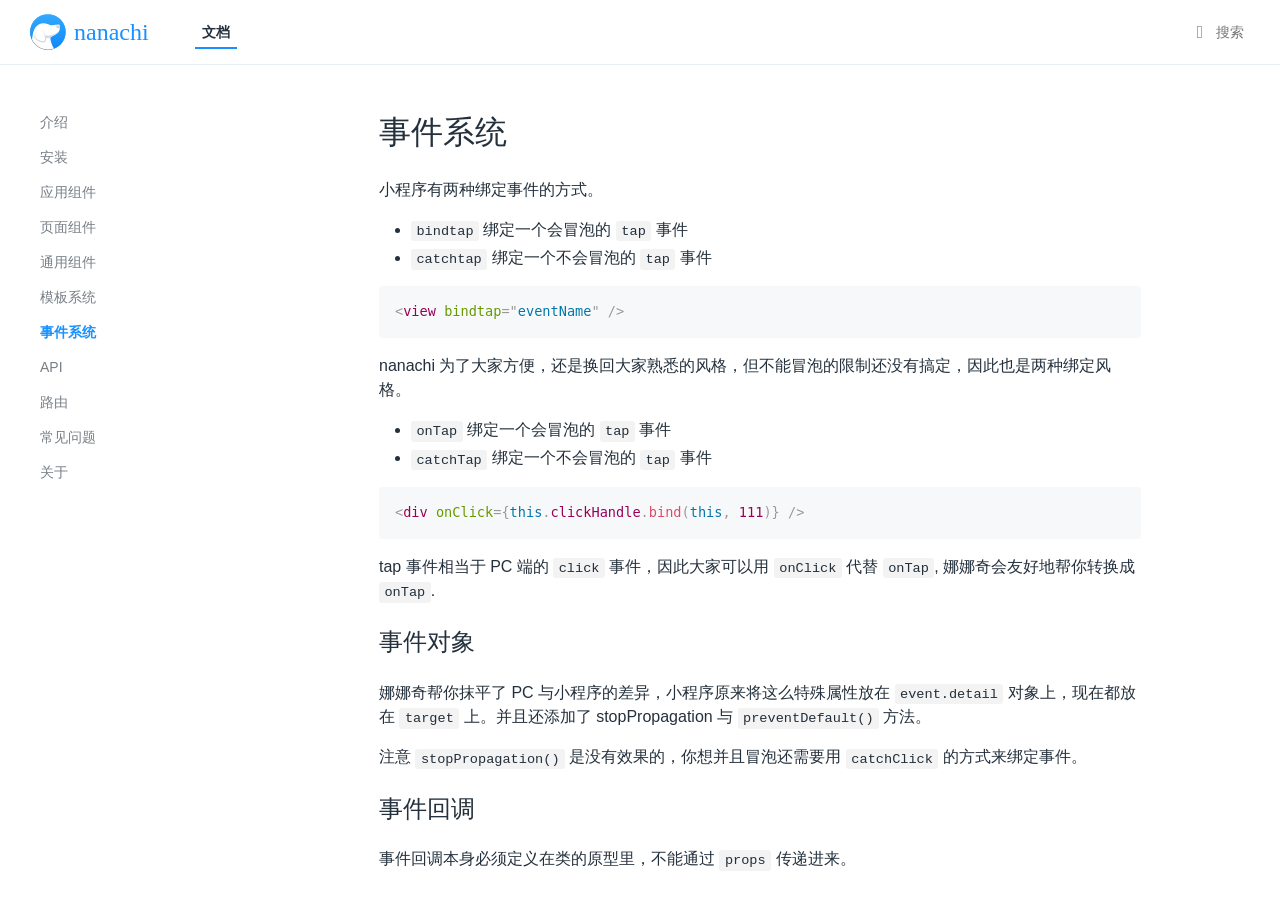
<file: documents/event.html>
<html lang="zh-CN"><head><meta charSet="UTF-8"/><meta content="text/html; charset=utf-8" http-equiv="Content-Type"/><meta http-equiv="X-UA-Compatible" content="IE=edge"/><meta name="viewport" content="width=device-width, initial-scale=1, maximum-scale=1"/><meta name="apple-mobile-web-app-capable" content="yes"/><meta name="apple-mobile-web-app-status-bar-style" content="black"/><link rel="apple-touch-icon" sizes="180x180" href="../ydoc/images/apple-touch-icon.png"/><link rel="icon" type="image/png" sizes="32x32" href="../ydoc/images/favicon-32x32.png"/><link rel="icon" type="image/png" sizes="16x16" href="../ydoc/images/favicon-16x16.png"/><link rel="manifest" href="../ydoc/images/manifest.json"/><link rel="mask-icon" href="../ydoc/images/safari-pinned-tab.svg&quot;" color="#5bbad5"/><meta name="theme-color" content="#ffffff"/><meta http-equiv="Cache-Control" content="no-transform"/><meta http-equiv="Cache-Control" content="no-siteapp"/><title>事件系统-文档</title><link rel="stylesheet" href="../ydoc/styles/style.css"/><meta name="author" content="司徒正美"/><meta name="keywords"/><meta name="description" content="使用Reac微信小程序"/><meta id="releativePath" content=".."/><link rel="stylesheet" href="../ydoc/ydoc-plugin-search/search.css"/></head><body><div class="g-doc"><div class="m-aside"><div class="m-summary" id="js-menu"><div class="m-summary-content" id="js-menu-content"><div class="m-summary-block"><ul class="m-summary-list"><li class="item"><a href="intro.html#" class="href">介绍</a></li><li class="item"><a href="install.html" class="href">安装</a></li><li class="item"><a href="app.html" class="href">应用组件</a></li><li class="item"><a href="page.html" class="href">页面组件</a></li><li class="item"><a href="component.html" class="href">通用组件</a></li><li class="item"><a href="jsx.html" class="href">模板系统</a></li><li class="item"><a href="" class="href">事件系统</a></li><li class="item"><a href="api.html" class="href">API</a></li><li class="item"><a href="router.html" class="href">路由</a></li><li class="item"><a href="questions.html" class="href">常见问题</a></li><li class="item"><a href="about.html" class="href">关于</a></li></ul></div></div></div><div class="m-summary-switch" id="js-summary-switch"><svg viewBox="0 0 926.23699 573.74994" version="1.1" x="0px" y="0px" width="15" height="15" class="bottom"><g transform="translate(904.92214,-879.1482)"><path d="m -673.67664,1221.6502 -231.2455,-231.24803 55.6165,-55.627 c 30.5891,-30.59485 56.1806,-55.627 56.8701,-55.627 0.6894,0 79.8637,78.60862 175.9427,174.68583 l 174.6892,174.6858 174.6892,-174.6858 c 96.079,-96.07721 175.253196,-174.68583 175.942696,-174.68583 0.6895,0 26.281,25.03215 56.8701,55.627 l 55.6165,55.627 -231.245496,231.24803 c -127.185,127.1864-231.5279,231.248 -231.873,231.248 -0.3451,0 -104.688,-104.0616 -231.873,-231.248 z" fill="#fff"></path></g></svg><svg viewBox="0 0 926.23699 573.74994" version="1.1" x="0px" y="0px" width="15" height="15" class="top"><g id="Page-1" stroke="none" stroke-width="1" fill="none" fill-rule="evenodd"><g id="aaa" fill="#fff" fill-rule="nonzero"><path d="M231.2455,342.502 L0,111.25397 L55.6165,55.62697 C86.2056,25.03212 111.7971,-2.99999998e-05 112.4866,-2.99999998e-05 C113.176,-2.99999998e-05 192.3503,78.60859 288.4293,174.6858 L463.1185,349.3716 L637.8077,174.6858 C733.8867,78.60859 813.060896,-2.99999997e-05 813.750396,-2.99999997e-05 C814.439896,-2.99999997e-05 840.031396,25.03212 870.620496,55.62697 L926.236996,111.25397 L694.9915,342.502 C567.8065,469.6884 463.4636,573.75 463.1185,573.75 C462.7734,573.75 358.4305,469.6884 231.2455,342.502 Z" id="Shape" transform="translate(463.118498, 286.874985) scale(1, -1) translate(-463.118498, -286.874985) "></path></g></g></svg></div></div><div class="m-main" id="js-panel"><header class="m-header" id="js-header"><div class="m-header-title js-logo"><a href="../index.html" target="_self"><img class="logo" width="36" src="../ydoc/images/dog@1x.png"/><h6 class="name">nanachi</h6></a></div><div><div class="m-search">
      <div class="icon">&#xf0fd;</div>
      <input type="text" class="input js-input" placeholder="搜索" />
      <div class="m-search-result js-search-result"></div>
    </div></div><nav class="m-header-nav js-nav"><ul class="m-header-items"><li class="item active"><a class="href" href="intro.html">文档</a></li></ul></nav><div id="js-nav-btn" class="m-header-btn ui-font-ydoc"></div></header><div class="m-content" id="js-content"><div id="markdown-body" class="m-content-container markdown-body"><h1>事件系统</h1>
<p>小程序有两种绑定事件的方式。</p>
<ul>
<li><code>bindtap</code> 绑定一个会冒泡的 <code>tap</code> 事件</li>
<li><code>catchtap</code> 绑定一个不会冒泡的 <code>tap</code> 事件</li>
</ul>
<pre><code class="language-jsx"><span class="token tag"><span class="token tag"><span class="token punctuation">&lt;</span>view</span> <span class="token attr-name">bindtap</span><span class="token attr-value"><span class="token punctuation">=</span><span class="token punctuation">"</span>eventName<span class="token punctuation">"</span></span> <span class="token punctuation">/></span></span>
</code></pre>
<p>nanachi 为了大家方便，还是换回大家熟悉的风格，但不能冒泡的限制还没有搞定，因此也是两种绑定风格。</p>
<ul>
<li><code>onTap</code> 绑定一个会冒泡的 <code>tap</code> 事件</li>
<li><code>catchTap</code> 绑定一个不会冒泡的 <code>tap</code> 事件</li>
</ul>
<pre><code class="language-jsx"><span class="token tag"><span class="token tag"><span class="token punctuation">&lt;</span>div</span> <span class="token attr-name">onClick</span><span class="token script language-javascript"><span class="token script-punctuation punctuation">=</span><span class="token punctuation">{</span><span class="token keyword">this</span><span class="token punctuation">.</span>clickHandle<span class="token punctuation">.</span><span class="token function">bind</span><span class="token punctuation">(</span><span class="token keyword">this</span><span class="token punctuation">,</span> <span class="token number">111</span><span class="token punctuation">)</span><span class="token punctuation">}</span></span> <span class="token punctuation">/></span></span>
</code></pre>
<p>tap 事件相当于 PC 端的 <code>click</code> 事件，因此大家可以用 <code>onClick</code> 代替 <code>onTap</code>, 娜娜奇会友好地帮你转换成 <code>onTap</code>.</p>
<h2 id="事件对象">事件对象</h2>
<p>娜娜奇帮你抹平了 PC 与小程序的差异，小程序原来将这么特殊属性放在 <code>event.detail</code> 对象上，现在都放在 <code>target</code> 上。并且还添加了 stopPropagation 与 <code>preventDefault()</code> 方法。</p>
<p>注意 <code>stopPropagation()</code> 是没有效果的，你想并且冒泡还需要用 <code>catchClick</code> 的方式来绑定事件。</p>
<h2 id="事件回调">事件回调</h2>
<p>事件回调本身必须定义在类的原型里，不能通过 <code>props</code> 传递进来。</p>
</div><div class="m-content-container m-paging"><div class="m-paging-prev m-paging-item"><a href="jsx.html" class="href"><span class="ui-font-ydoc"></span>模板系统</a></div><div class="m-paging-next m-paging-item"><a href="api.html" class="href">API<span class="ui-font-ydoc"></span></a></div></div></div></div></div><div></div><script>
    var $content = document.getElementById('js-content');
    var $summaryItems = Array.prototype.slice.call(document.querySelectorAll('#js-menu .href'));
    var $menu = document.getElementById('js-menu');
    if ($menu && sessionStorage.menuScrollTop) {
		$menu.scrollTop = sessionStorage.menuScrollTop;
    }
    // 刷新页面但不切换 pathname 的时候，内容区恢复到记忆的高度
    if ($content && sessionStorage.contentScrollTop && window.location.pathname == sessionStorage.locationPathname) {
      $content.scrollTop = sessionStorage.contentScrollTop;
    }
    sessionStorage.setItem('locationPathname', window.location.pathname);</script><script src="../ydoc/scripts/plugins/dollar.min.js"></script><script src="../ydoc/scripts/plugins/responsive-nav.min.js"></script><script src="../ydoc/scripts/plugins/slideout.min.js"></script><script src="../ydoc/scripts/app.js"></script><script src="../ydoc/ydoc-plugin-search/core.js"></script><script src="../ydoc/ydoc-plugin-search/search.js"></script><script src="../search_json.js"></script></body></html>
</file>
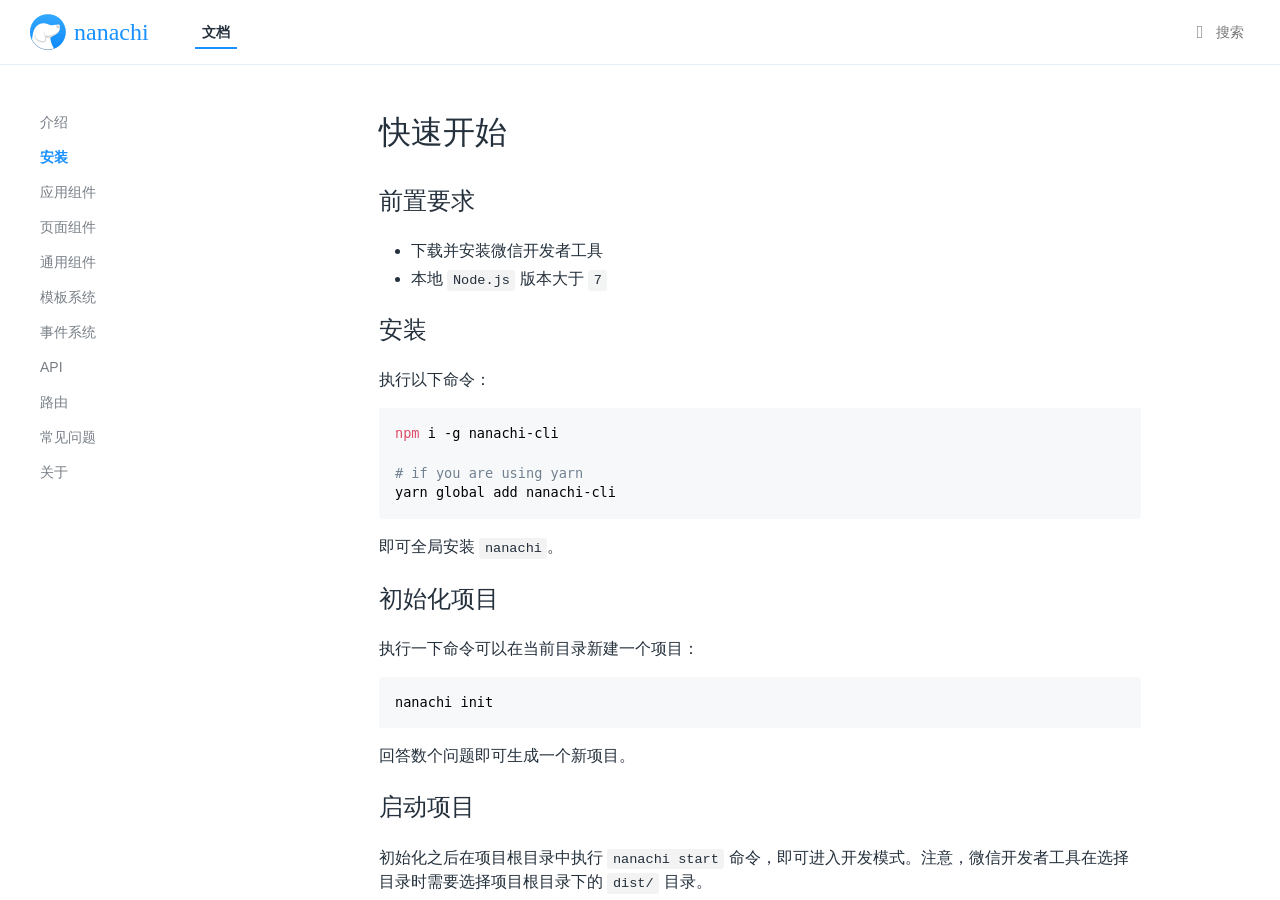
<file: documents/install.html>
<html lang="zh-CN"><head><meta charSet="UTF-8"/><meta content="text/html; charset=utf-8" http-equiv="Content-Type"/><meta http-equiv="X-UA-Compatible" content="IE=edge"/><meta name="viewport" content="width=device-width, initial-scale=1, maximum-scale=1"/><meta name="apple-mobile-web-app-capable" content="yes"/><meta name="apple-mobile-web-app-status-bar-style" content="black"/><link rel="apple-touch-icon" sizes="180x180" href="../ydoc/images/apple-touch-icon.png"/><link rel="icon" type="image/png" sizes="32x32" href="../ydoc/images/favicon-32x32.png"/><link rel="icon" type="image/png" sizes="16x16" href="../ydoc/images/favicon-16x16.png"/><link rel="manifest" href="../ydoc/images/manifest.json"/><link rel="mask-icon" href="../ydoc/images/safari-pinned-tab.svg&quot;" color="#5bbad5"/><meta name="theme-color" content="#ffffff"/><meta http-equiv="Cache-Control" content="no-transform"/><meta http-equiv="Cache-Control" content="no-siteapp"/><title>快速开始-文档</title><link rel="stylesheet" href="../ydoc/styles/style.css"/><meta name="author" content="司徒正美"/><meta name="keywords"/><meta name="description" content="使用Reac微信小程序"/><meta id="releativePath" content=".."/><link rel="stylesheet" href="../ydoc/ydoc-plugin-search/search.css"/></head><body><div class="g-doc"><div class="m-aside"><div class="m-summary" id="js-menu"><div class="m-summary-content" id="js-menu-content"><div class="m-summary-block"><ul class="m-summary-list"><li class="item"><a href="intro.html#" class="href">介绍</a></li><li class="item"><a href="" class="href">安装</a></li><li class="item"><a href="app.html" class="href">应用组件</a></li><li class="item"><a href="page.html" class="href">页面组件</a></li><li class="item"><a href="component.html" class="href">通用组件</a></li><li class="item"><a href="jsx.html" class="href">模板系统</a></li><li class="item"><a href="event.html" class="href">事件系统</a></li><li class="item"><a href="api.html" class="href">API</a></li><li class="item"><a href="router.html" class="href">路由</a></li><li class="item"><a href="questions.html" class="href">常见问题</a></li><li class="item"><a href="about.html" class="href">关于</a></li></ul></div></div></div><div class="m-summary-switch" id="js-summary-switch"><svg viewBox="0 0 926.23699 573.74994" version="1.1" x="0px" y="0px" width="15" height="15" class="bottom"><g transform="translate(904.92214,-879.1482)"><path d="m -673.67664,1221.6502 -231.2455,-231.24803 55.6165,-55.627 c 30.5891,-30.59485 56.1806,-55.627 56.8701,-55.627 0.6894,0 79.8637,78.60862 175.9427,174.68583 l 174.6892,174.6858 174.6892,-174.6858 c 96.079,-96.07721 175.253196,-174.68583 175.942696,-174.68583 0.6895,0 26.281,25.03215 56.8701,55.627 l 55.6165,55.627 -231.245496,231.24803 c -127.185,127.1864-231.5279,231.248 -231.873,231.248 -0.3451,0 -104.688,-104.0616 -231.873,-231.248 z" fill="#fff"></path></g></svg><svg viewBox="0 0 926.23699 573.74994" version="1.1" x="0px" y="0px" width="15" height="15" class="top"><g id="Page-1" stroke="none" stroke-width="1" fill="none" fill-rule="evenodd"><g id="aaa" fill="#fff" fill-rule="nonzero"><path d="M231.2455,342.502 L0,111.25397 L55.6165,55.62697 C86.2056,25.03212 111.7971,-2.99999998e-05 112.4866,-2.99999998e-05 C113.176,-2.99999998e-05 192.3503,78.60859 288.4293,174.6858 L463.1185,349.3716 L637.8077,174.6858 C733.8867,78.60859 813.060896,-2.99999997e-05 813.750396,-2.99999997e-05 C814.439896,-2.99999997e-05 840.031396,25.03212 870.620496,55.62697 L926.236996,111.25397 L694.9915,342.502 C567.8065,469.6884 463.4636,573.75 463.1185,573.75 C462.7734,573.75 358.4305,469.6884 231.2455,342.502 Z" id="Shape" transform="translate(463.118498, 286.874985) scale(1, -1) translate(-463.118498, -286.874985) "></path></g></g></svg></div></div><div class="m-main" id="js-panel"><header class="m-header" id="js-header"><div class="m-header-title js-logo"><a href="../index.html" target="_self"><img class="logo" width="36" src="../ydoc/images/dog@1x.png"/><h6 class="name">nanachi</h6></a></div><div><div class="m-search">
      <div class="icon">&#xf0fd;</div>
      <input type="text" class="input js-input" placeholder="搜索" />
      <div class="m-search-result js-search-result"></div>
    </div></div><nav class="m-header-nav js-nav"><ul class="m-header-items"><li class="item active"><a class="href" href="intro.html">文档</a></li></ul></nav><div id="js-nav-btn" class="m-header-btn ui-font-ydoc"></div></header><div class="m-content" id="js-content"><div id="markdown-body" class="m-content-container markdown-body"><h1>快速开始</h1>
<h2 id="前置要求">前置要求</h2>
<ul>
<li>下载并安装微信开发者工具</li>
<li>本地 <code>Node.js</code> 版本大于 <code>7</code></li>
</ul>
<h2 id="安装">安装</h2>
<p>执行以下命令：</p>
<pre><code class="language-bash"><span class="token function">npm</span> i -g nanachi-cli

<span class="token comment"># if you are using yarn</span>
yarn global add nanachi-cli
</code></pre>
<p>即可全局安装 <code>nanachi</code>。</p>
<h2 id="初始化项目">初始化项目</h2>
<p>执行一下命令可以在当前目录新建一个项目：</p>
<pre><code class="language-bash">nanachi init
</code></pre>
<p>回答数个问题即可生成一个新项目。</p>
<h2 id="启动项目">启动项目</h2>
<p>初始化之后在项目根目录中执行 <code>nanachi start</code> 命令，即可进入开发模式。注意，微信开发者工具在选择目录时需要选择项目根目录下的 <code>dist/</code> 目录。</p>
<h2 id="编译项目">编译项目</h2>
<p>在项目根目录执行 <code>nanachi build</code> 即可编译项目至 <code>dist/</code> 目录下。</p>
</div><div class="m-content-container m-paging"><div class="m-paging-prev m-paging-item"><a href="intro.html" class="href"><span class="ui-font-ydoc"></span>文档</a></div><div class="m-paging-next m-paging-item"><a href="app.html" class="href">应用组件<span class="ui-font-ydoc"></span></a></div></div></div></div></div><div></div><script>
    var $content = document.getElementById('js-content');
    var $summaryItems = Array.prototype.slice.call(document.querySelectorAll('#js-menu .href'));
    var $menu = document.getElementById('js-menu');
    if ($menu && sessionStorage.menuScrollTop) {
		$menu.scrollTop = sessionStorage.menuScrollTop;
    }
    // 刷新页面但不切换 pathname 的时候，内容区恢复到记忆的高度
    if ($content && sessionStorage.contentScrollTop && window.location.pathname == sessionStorage.locationPathname) {
      $content.scrollTop = sessionStorage.contentScrollTop;
    }
    sessionStorage.setItem('locationPathname', window.location.pathname);</script><script src="../ydoc/scripts/plugins/dollar.min.js"></script><script src="../ydoc/scripts/plugins/responsive-nav.min.js"></script><script src="../ydoc/scripts/plugins/slideout.min.js"></script><script src="../ydoc/scripts/app.js"></script><script src="../ydoc/ydoc-plugin-search/core.js"></script><script src="../ydoc/ydoc-plugin-search/search.js"></script><script src="../search_json.js"></script></body></html>
</file>
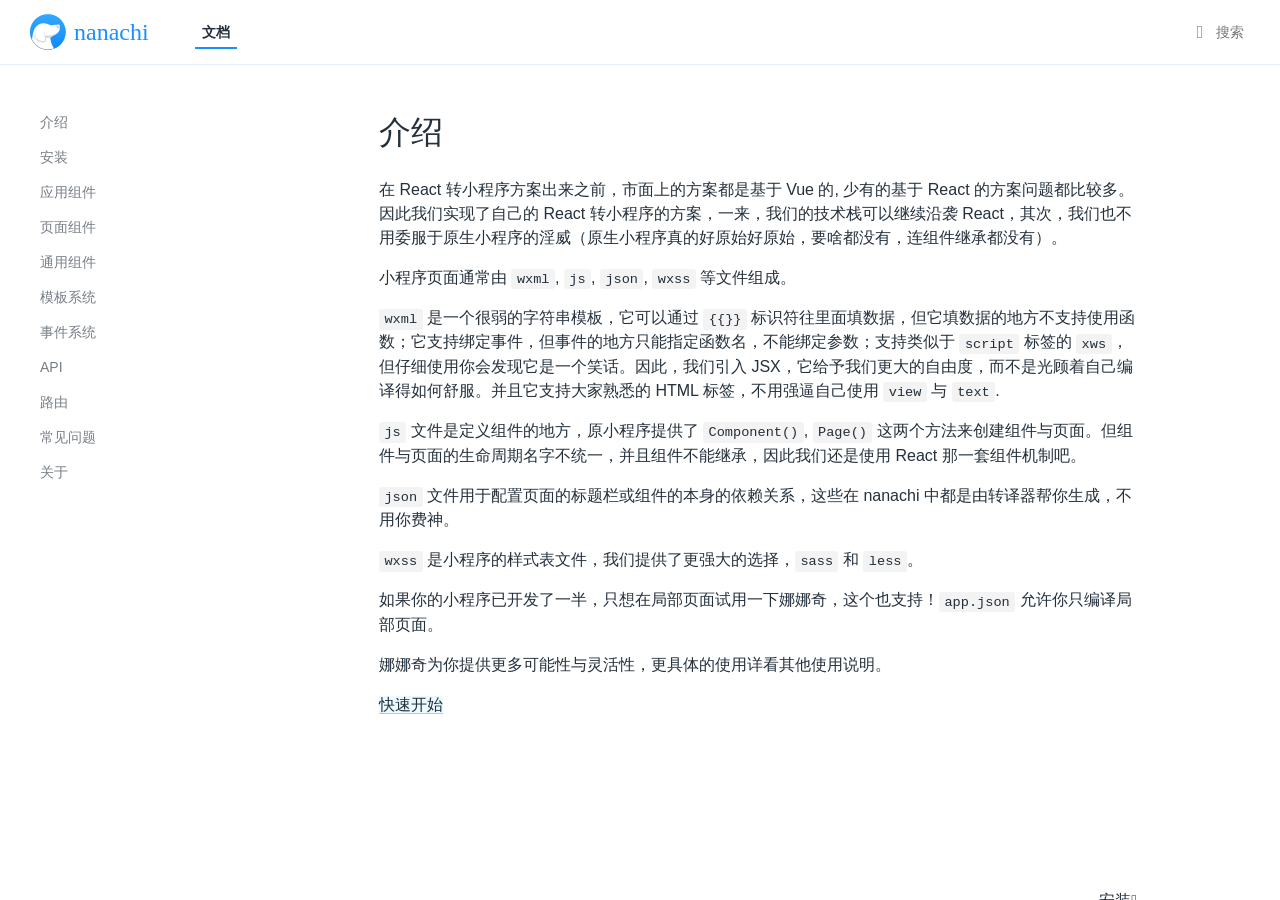
<file: documents/intro.html>
<html lang="zh-CN"><head><meta charSet="UTF-8"/><meta content="text/html; charset=utf-8" http-equiv="Content-Type"/><meta http-equiv="X-UA-Compatible" content="IE=edge"/><meta name="viewport" content="width=device-width, initial-scale=1, maximum-scale=1"/><meta name="apple-mobile-web-app-capable" content="yes"/><meta name="apple-mobile-web-app-status-bar-style" content="black"/><link rel="apple-touch-icon" sizes="180x180" href="../ydoc/images/apple-touch-icon.png"/><link rel="icon" type="image/png" sizes="32x32" href="../ydoc/images/favicon-32x32.png"/><link rel="icon" type="image/png" sizes="16x16" href="../ydoc/images/favicon-16x16.png"/><link rel="manifest" href="../ydoc/images/manifest.json"/><link rel="mask-icon" href="../ydoc/images/safari-pinned-tab.svg&quot;" color="#5bbad5"/><meta name="theme-color" content="#ffffff"/><meta http-equiv="Cache-Control" content="no-transform"/><meta http-equiv="Cache-Control" content="no-siteapp"/><title>介绍-文档</title><link rel="stylesheet" href="../ydoc/styles/style.css"/><meta name="author" content="司徒正美"/><meta name="keywords"/><meta name="description" content="使用Reac微信小程序"/><meta id="releativePath" content=".."/><link rel="stylesheet" href="../ydoc/ydoc-plugin-search/search.css"/></head><body><div class="g-doc"><div class="m-aside"><div class="m-summary" id="js-menu"><div class="m-summary-content" id="js-menu-content"><div class="m-summary-block"><ul class="m-summary-list"><li class="item"><a href="intro.html#" class="href">介绍</a></li><li class="item"><a href="install.html" class="href">安装</a></li><li class="item"><a href="app.html" class="href">应用组件</a></li><li class="item"><a href="page.html" class="href">页面组件</a></li><li class="item"><a href="component.html" class="href">通用组件</a></li><li class="item"><a href="jsx.html" class="href">模板系统</a></li><li class="item"><a href="event.html" class="href">事件系统</a></li><li class="item"><a href="api.html" class="href">API</a></li><li class="item"><a href="router.html" class="href">路由</a></li><li class="item"><a href="questions.html" class="href">常见问题</a></li><li class="item"><a href="about.html" class="href">关于</a></li></ul></div></div></div><div class="m-summary-switch" id="js-summary-switch"><svg viewBox="0 0 926.23699 573.74994" version="1.1" x="0px" y="0px" width="15" height="15" class="bottom"><g transform="translate(904.92214,-879.1482)"><path d="m -673.67664,1221.6502 -231.2455,-231.24803 55.6165,-55.627 c 30.5891,-30.59485 56.1806,-55.627 56.8701,-55.627 0.6894,0 79.8637,78.60862 175.9427,174.68583 l 174.6892,174.6858 174.6892,-174.6858 c 96.079,-96.07721 175.253196,-174.68583 175.942696,-174.68583 0.6895,0 26.281,25.03215 56.8701,55.627 l 55.6165,55.627 -231.245496,231.24803 c -127.185,127.1864-231.5279,231.248 -231.873,231.248 -0.3451,0 -104.688,-104.0616 -231.873,-231.248 z" fill="#fff"></path></g></svg><svg viewBox="0 0 926.23699 573.74994" version="1.1" x="0px" y="0px" width="15" height="15" class="top"><g id="Page-1" stroke="none" stroke-width="1" fill="none" fill-rule="evenodd"><g id="aaa" fill="#fff" fill-rule="nonzero"><path d="M231.2455,342.502 L0,111.25397 L55.6165,55.62697 C86.2056,25.03212 111.7971,-2.99999998e-05 112.4866,-2.99999998e-05 C113.176,-2.99999998e-05 192.3503,78.60859 288.4293,174.6858 L463.1185,349.3716 L637.8077,174.6858 C733.8867,78.60859 813.060896,-2.99999997e-05 813.750396,-2.99999997e-05 C814.439896,-2.99999997e-05 840.031396,25.03212 870.620496,55.62697 L926.236996,111.25397 L694.9915,342.502 C567.8065,469.6884 463.4636,573.75 463.1185,573.75 C462.7734,573.75 358.4305,469.6884 231.2455,342.502 Z" id="Shape" transform="translate(463.118498, 286.874985) scale(1, -1) translate(-463.118498, -286.874985) "></path></g></g></svg></div></div><div class="m-main" id="js-panel"><header class="m-header" id="js-header"><div class="m-header-title js-logo"><a href="../index.html" target="_self"><img class="logo" width="36" src="../ydoc/images/dog@1x.png"/><h6 class="name">nanachi</h6></a></div><div><div class="m-search">
      <div class="icon">&#xf0fd;</div>
      <input type="text" class="input js-input" placeholder="搜索" />
      <div class="m-search-result js-search-result"></div>
    </div></div><nav class="m-header-nav js-nav"><ul class="m-header-items"><li class="item active"><a class="href" href="">文档</a></li></ul></nav><div id="js-nav-btn" class="m-header-btn ui-font-ydoc"></div></header><div class="m-content" id="js-content"><div id="markdown-body" class="m-content-container markdown-body"><h1>介绍</h1>
<p>在 React 转小程序方案出来之前，市面上的方案都是基于 Vue 的, 少有的基于 React 的方案问题都比较多。因此我们实现了自己的 React 转小程序的方案，一来，我们的技术栈可以继续沿袭 React，其次，我们也不用委服于原生小程序的淫威（原生小程序真的好原始好原始，要啥都没有，连组件继承都没有）。</p>
<p>小程序页面通常由 <code>wxml</code>, <code>js</code>, <code>json</code>, <code>wxss</code> 等文件组成。</p>
<p><code>wxml</code> 是一个很弱的字符串模板，它可以通过 <code>{{}}</code> 标识符往里面填数据，但它填数据的地方不支持使用函数；它支持绑定事件，但事件的地方只能指定函数名，不能绑定参数；支持类似于 <code>script</code> 标签的 <code>xws</code>，但仔细使用你会发现它是一个笑话。因此，我们引入 JSX，它给予我们更大的自由度，而不是光顾着自己编译得如何舒服。并且它支持大家熟悉的 HTML 标签，不用强逼自己使用 <code>view</code> 与 <code>text</code>.</p>
<p><code>js</code> 文件是定义组件的地方，原小程序提供了 <code>Component()</code>, <code>Page()</code> 这两个方法来创建组件与页面。但组件与页面的生命周期名字不统一，并且组件不能继承，因此我们还是使用 React 那一套组件机制吧。</p>
<p><code>json</code> 文件用于配置页面的标题栏或组件的本身的依赖关系，这些在 nanachi 中都是由转译器帮你生成，不用你费神。</p>
<p><code>wxss</code> 是小程序的样式表文件，我们提供了更强大的选择，<code>sass</code> 和 <code>less</code>。</p>
<p>如果你的小程序已开发了一半，只想在局部页面试用一下娜娜奇，这个也支持！<code>app.json</code> 允许你只编译局部页面。</p>
<p>娜娜奇为你提供更多可能性与灵活性，更具体的使用详看其他使用说明。</p>
<p><a href="install.html">快速开始</a></p>
</div><div class="m-content-container m-paging"><div class="m-paging-next m-paging-item"><a href="install.html" class="href">安装<span class="ui-font-ydoc"></span></a></div></div></div></div></div><div></div><script>
    var $content = document.getElementById('js-content');
    var $summaryItems = Array.prototype.slice.call(document.querySelectorAll('#js-menu .href'));
    var $menu = document.getElementById('js-menu');
    if ($menu && sessionStorage.menuScrollTop) {
		$menu.scrollTop = sessionStorage.menuScrollTop;
    }
    // 刷新页面但不切换 pathname 的时候，内容区恢复到记忆的高度
    if ($content && sessionStorage.contentScrollTop && window.location.pathname == sessionStorage.locationPathname) {
      $content.scrollTop = sessionStorage.contentScrollTop;
    }
    sessionStorage.setItem('locationPathname', window.location.pathname);</script><script src="../ydoc/scripts/plugins/dollar.min.js"></script><script src="../ydoc/scripts/plugins/responsive-nav.min.js"></script><script src="../ydoc/scripts/plugins/slideout.min.js"></script><script src="../ydoc/scripts/app.js"></script><script src="../ydoc/ydoc-plugin-search/core.js"></script><script src="../ydoc/ydoc-plugin-search/search.js"></script><script src="../search_json.js"></script></body></html>
</file>
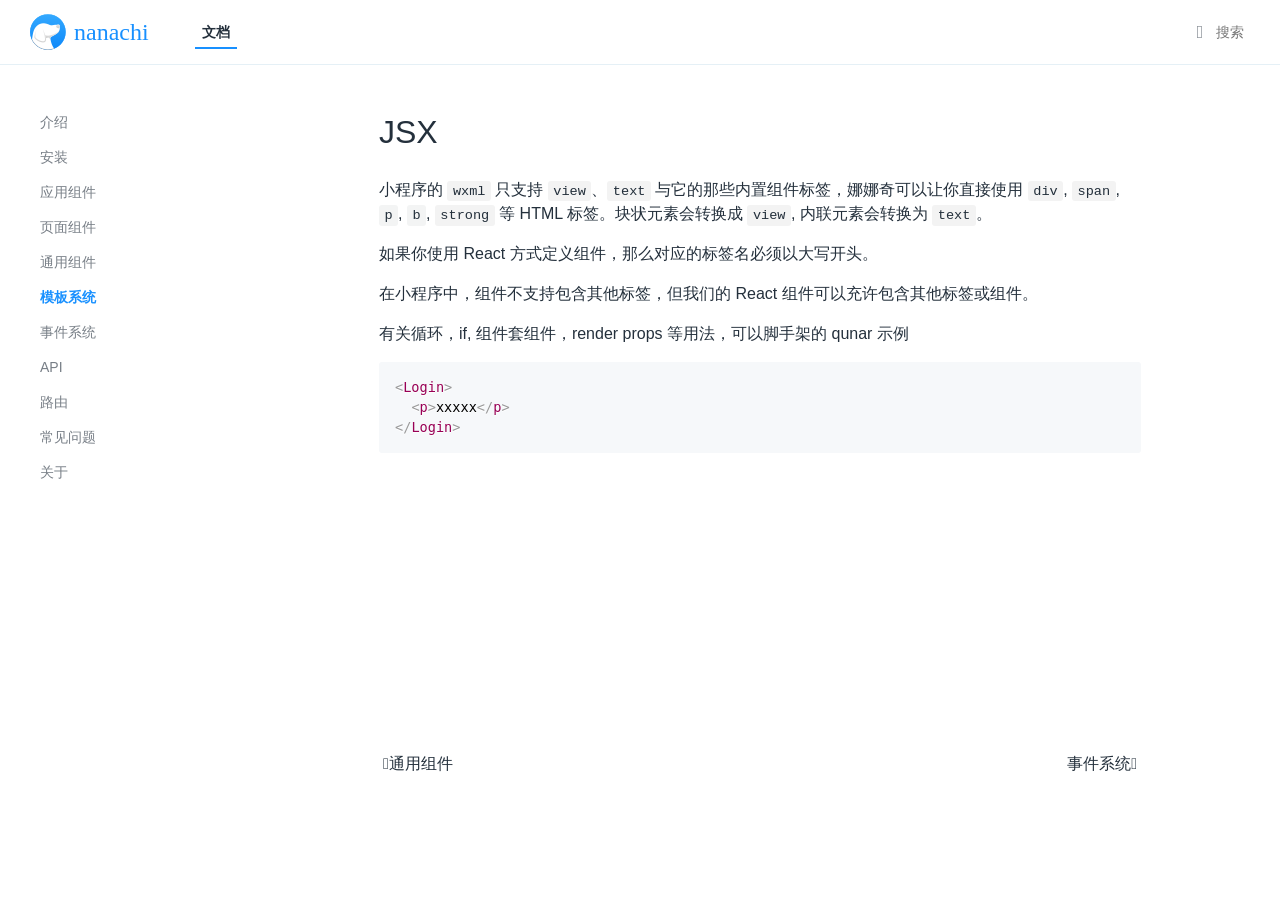
<file: documents/jsx.html>
<html lang="zh-CN"><head><meta charSet="UTF-8"/><meta content="text/html; charset=utf-8" http-equiv="Content-Type"/><meta http-equiv="X-UA-Compatible" content="IE=edge"/><meta name="viewport" content="width=device-width, initial-scale=1, maximum-scale=1"/><meta name="apple-mobile-web-app-capable" content="yes"/><meta name="apple-mobile-web-app-status-bar-style" content="black"/><link rel="apple-touch-icon" sizes="180x180" href="../ydoc/images/apple-touch-icon.png"/><link rel="icon" type="image/png" sizes="32x32" href="../ydoc/images/favicon-32x32.png"/><link rel="icon" type="image/png" sizes="16x16" href="../ydoc/images/favicon-16x16.png"/><link rel="manifest" href="../ydoc/images/manifest.json"/><link rel="mask-icon" href="../ydoc/images/safari-pinned-tab.svg&quot;" color="#5bbad5"/><meta name="theme-color" content="#ffffff"/><meta http-equiv="Cache-Control" content="no-transform"/><meta http-equiv="Cache-Control" content="no-siteapp"/><title>JSX-文档</title><link rel="stylesheet" href="../ydoc/styles/style.css"/><meta name="author" content="司徒正美"/><meta name="keywords"/><meta name="description" content="使用Reac微信小程序"/><meta id="releativePath" content=".."/><link rel="stylesheet" href="../ydoc/ydoc-plugin-search/search.css"/></head><body><div class="g-doc"><div class="m-aside"><div class="m-summary" id="js-menu"><div class="m-summary-content" id="js-menu-content"><div class="m-summary-block"><ul class="m-summary-list"><li class="item"><a href="intro.html#" class="href">介绍</a></li><li class="item"><a href="install.html" class="href">安装</a></li><li class="item"><a href="app.html" class="href">应用组件</a></li><li class="item"><a href="page.html" class="href">页面组件</a></li><li class="item"><a href="component.html" class="href">通用组件</a></li><li class="item"><a href="" class="href">模板系统</a></li><li class="item"><a href="event.html" class="href">事件系统</a></li><li class="item"><a href="api.html" class="href">API</a></li><li class="item"><a href="router.html" class="href">路由</a></li><li class="item"><a href="questions.html" class="href">常见问题</a></li><li class="item"><a href="about.html" class="href">关于</a></li></ul></div></div></div><div class="m-summary-switch" id="js-summary-switch"><svg viewBox="0 0 926.23699 573.74994" version="1.1" x="0px" y="0px" width="15" height="15" class="bottom"><g transform="translate(904.92214,-879.1482)"><path d="m -673.67664,1221.6502 -231.2455,-231.24803 55.6165,-55.627 c 30.5891,-30.59485 56.1806,-55.627 56.8701,-55.627 0.6894,0 79.8637,78.60862 175.9427,174.68583 l 174.6892,174.6858 174.6892,-174.6858 c 96.079,-96.07721 175.253196,-174.68583 175.942696,-174.68583 0.6895,0 26.281,25.03215 56.8701,55.627 l 55.6165,55.627 -231.245496,231.24803 c -127.185,127.1864-231.5279,231.248 -231.873,231.248 -0.3451,0 -104.688,-104.0616 -231.873,-231.248 z" fill="#fff"></path></g></svg><svg viewBox="0 0 926.23699 573.74994" version="1.1" x="0px" y="0px" width="15" height="15" class="top"><g id="Page-1" stroke="none" stroke-width="1" fill="none" fill-rule="evenodd"><g id="aaa" fill="#fff" fill-rule="nonzero"><path d="M231.2455,342.502 L0,111.25397 L55.6165,55.62697 C86.2056,25.03212 111.7971,-2.99999998e-05 112.4866,-2.99999998e-05 C113.176,-2.99999998e-05 192.3503,78.60859 288.4293,174.6858 L463.1185,349.3716 L637.8077,174.6858 C733.8867,78.60859 813.060896,-2.99999997e-05 813.750396,-2.99999997e-05 C814.439896,-2.99999997e-05 840.031396,25.03212 870.620496,55.62697 L926.236996,111.25397 L694.9915,342.502 C567.8065,469.6884 463.4636,573.75 463.1185,573.75 C462.7734,573.75 358.4305,469.6884 231.2455,342.502 Z" id="Shape" transform="translate(463.118498, 286.874985) scale(1, -1) translate(-463.118498, -286.874985) "></path></g></g></svg></div></div><div class="m-main" id="js-panel"><header class="m-header" id="js-header"><div class="m-header-title js-logo"><a href="../index.html" target="_self"><img class="logo" width="36" src="../ydoc/images/dog@1x.png"/><h6 class="name">nanachi</h6></a></div><div><div class="m-search">
      <div class="icon">&#xf0fd;</div>
      <input type="text" class="input js-input" placeholder="搜索" />
      <div class="m-search-result js-search-result"></div>
    </div></div><nav class="m-header-nav js-nav"><ul class="m-header-items"><li class="item active"><a class="href" href="intro.html">文档</a></li></ul></nav><div id="js-nav-btn" class="m-header-btn ui-font-ydoc"></div></header><div class="m-content" id="js-content"><div id="markdown-body" class="m-content-container markdown-body"><h1>JSX</h1>
<p>小程序的 <code>wxml</code> 只支持 <code>view</code>、<code>text</code> 与它的那些内置组件标签，娜娜奇可以让你直接使用 <code>div</code>, <code>span</code>, <code>p</code>, <code>b</code>, <code>strong</code> 等 HTML 标签。块状元素会转换成 <code>view</code>, 内联元素会转换为 <code>text</code>。</p>
<p>如果你使用 React 方式定义组件，那么对应的标签名必须以大写开头。</p>
<p>在小程序中，组件不支持包含其他标签，但我们的 React 组件可以充许包含其他标签或组件。</p>
<p>有关循环，if, 组件套组件，render props 等用法，可以脚手架的 qunar 示例</p>
<pre><code class="language-jsx"><span class="token tag"><span class="token tag"><span class="token punctuation">&lt;</span>Login</span><span class="token punctuation">></span></span><span class="token plain-text">
  </span><span class="token tag"><span class="token tag"><span class="token punctuation">&lt;</span>p</span><span class="token punctuation">></span></span><span class="token plain-text">xxxxx</span><span class="token tag"><span class="token tag"><span class="token punctuation">&lt;/</span>p</span><span class="token punctuation">></span></span><span class="token plain-text">
</span><span class="token tag"><span class="token tag"><span class="token punctuation">&lt;/</span>Login</span><span class="token punctuation">></span></span>
</code></pre>
</div><div class="m-content-container m-paging"><div class="m-paging-prev m-paging-item"><a href="component.html" class="href"><span class="ui-font-ydoc"></span>通用组件</a></div><div class="m-paging-next m-paging-item"><a href="event.html" class="href">事件系统<span class="ui-font-ydoc"></span></a></div></div></div></div></div><div></div><script>
    var $content = document.getElementById('js-content');
    var $summaryItems = Array.prototype.slice.call(document.querySelectorAll('#js-menu .href'));
    var $menu = document.getElementById('js-menu');
    if ($menu && sessionStorage.menuScrollTop) {
		$menu.scrollTop = sessionStorage.menuScrollTop;
    }
    // 刷新页面但不切换 pathname 的时候，内容区恢复到记忆的高度
    if ($content && sessionStorage.contentScrollTop && window.location.pathname == sessionStorage.locationPathname) {
      $content.scrollTop = sessionStorage.contentScrollTop;
    }
    sessionStorage.setItem('locationPathname', window.location.pathname);</script><script src="../ydoc/scripts/plugins/dollar.min.js"></script><script src="../ydoc/scripts/plugins/responsive-nav.min.js"></script><script src="../ydoc/scripts/plugins/slideout.min.js"></script><script src="../ydoc/scripts/app.js"></script><script src="../ydoc/ydoc-plugin-search/core.js"></script><script src="../ydoc/ydoc-plugin-search/search.js"></script><script src="../search_json.js"></script></body></html>
</file>
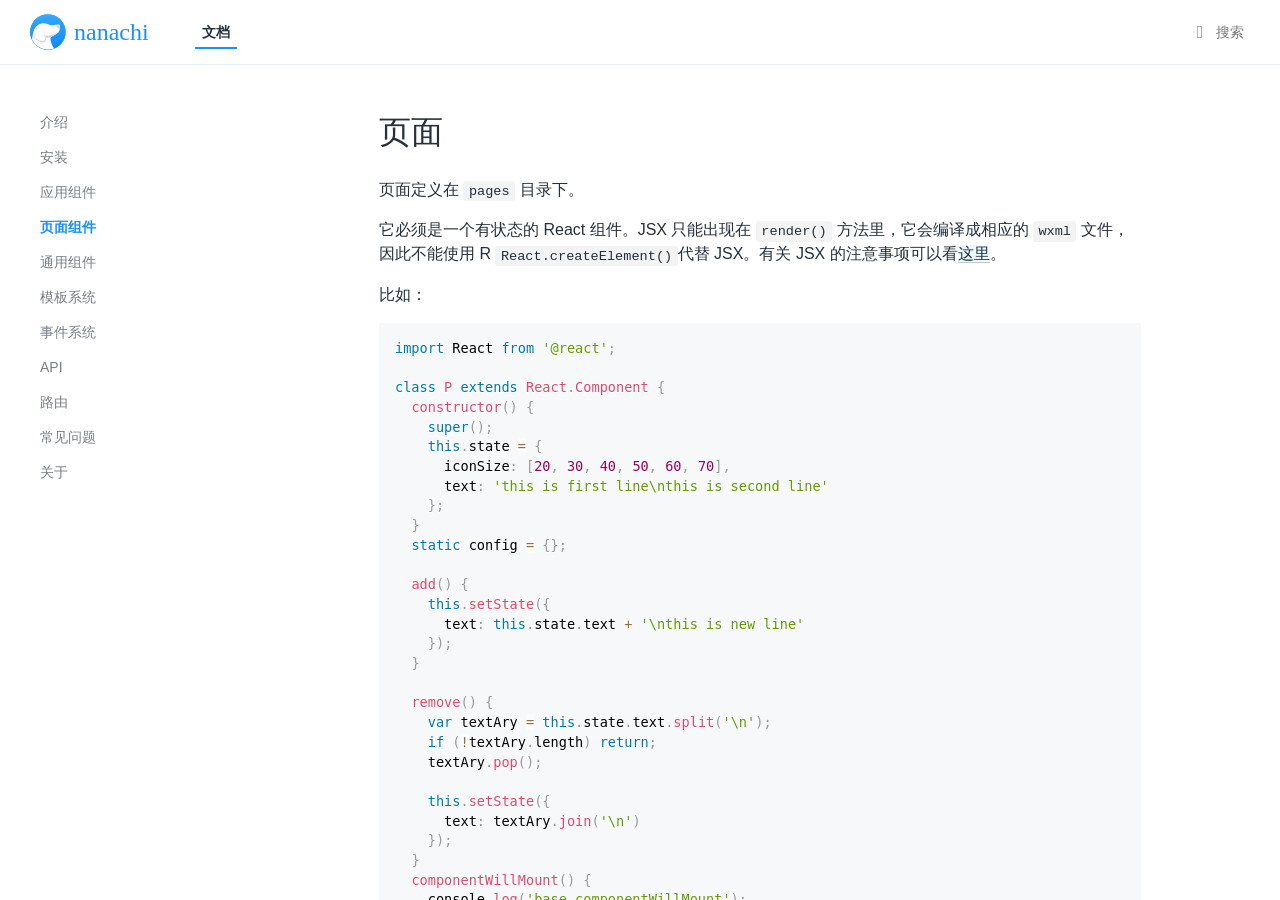
<file: documents/page.html>
<html lang="zh-CN"><head><meta charSet="UTF-8"/><meta content="text/html; charset=utf-8" http-equiv="Content-Type"/><meta http-equiv="X-UA-Compatible" content="IE=edge"/><meta name="viewport" content="width=device-width, initial-scale=1, maximum-scale=1"/><meta name="apple-mobile-web-app-capable" content="yes"/><meta name="apple-mobile-web-app-status-bar-style" content="black"/><link rel="apple-touch-icon" sizes="180x180" href="../ydoc/images/apple-touch-icon.png"/><link rel="icon" type="image/png" sizes="32x32" href="../ydoc/images/favicon-32x32.png"/><link rel="icon" type="image/png" sizes="16x16" href="../ydoc/images/favicon-16x16.png"/><link rel="manifest" href="../ydoc/images/manifest.json"/><link rel="mask-icon" href="../ydoc/images/safari-pinned-tab.svg&quot;" color="#5bbad5"/><meta name="theme-color" content="#ffffff"/><meta http-equiv="Cache-Control" content="no-transform"/><meta http-equiv="Cache-Control" content="no-siteapp"/><title>页面-文档</title><link rel="stylesheet" href="../ydoc/styles/style.css"/><meta name="author" content="司徒正美"/><meta name="keywords"/><meta name="description" content="使用Reac微信小程序"/><meta id="releativePath" content=".."/><link rel="stylesheet" href="../ydoc/ydoc-plugin-search/search.css"/></head><body><div class="g-doc"><div class="m-aside"><div class="m-summary" id="js-menu"><div class="m-summary-content" id="js-menu-content"><div class="m-summary-block"><ul class="m-summary-list"><li class="item"><a href="intro.html#" class="href">介绍</a></li><li class="item"><a href="install.html" class="href">安装</a></li><li class="item"><a href="app.html" class="href">应用组件</a></li><li class="item"><a href="" class="href">页面组件</a></li><li class="item"><a href="component.html" class="href">通用组件</a></li><li class="item"><a href="jsx.html" class="href">模板系统</a></li><li class="item"><a href="event.html" class="href">事件系统</a></li><li class="item"><a href="api.html" class="href">API</a></li><li class="item"><a href="router.html" class="href">路由</a></li><li class="item"><a href="questions.html" class="href">常见问题</a></li><li class="item"><a href="about.html" class="href">关于</a></li></ul></div></div></div><div class="m-summary-switch" id="js-summary-switch"><svg viewBox="0 0 926.23699 573.74994" version="1.1" x="0px" y="0px" width="15" height="15" class="bottom"><g transform="translate(904.92214,-879.1482)"><path d="m -673.67664,1221.6502 -231.2455,-231.24803 55.6165,-55.627 c 30.5891,-30.59485 56.1806,-55.627 56.8701,-55.627 0.6894,0 79.8637,78.60862 175.9427,174.68583 l 174.6892,174.6858 174.6892,-174.6858 c 96.079,-96.07721 175.253196,-174.68583 175.942696,-174.68583 0.6895,0 26.281,25.03215 56.8701,55.627 l 55.6165,55.627 -231.245496,231.24803 c -127.185,127.1864-231.5279,231.248 -231.873,231.248 -0.3451,0 -104.688,-104.0616 -231.873,-231.248 z" fill="#fff"></path></g></svg><svg viewBox="0 0 926.23699 573.74994" version="1.1" x="0px" y="0px" width="15" height="15" class="top"><g id="Page-1" stroke="none" stroke-width="1" fill="none" fill-rule="evenodd"><g id="aaa" fill="#fff" fill-rule="nonzero"><path d="M231.2455,342.502 L0,111.25397 L55.6165,55.62697 C86.2056,25.03212 111.7971,-2.99999998e-05 112.4866,-2.99999998e-05 C113.176,-2.99999998e-05 192.3503,78.60859 288.4293,174.6858 L463.1185,349.3716 L637.8077,174.6858 C733.8867,78.60859 813.060896,-2.99999997e-05 813.750396,-2.99999997e-05 C814.439896,-2.99999997e-05 840.031396,25.03212 870.620496,55.62697 L926.236996,111.25397 L694.9915,342.502 C567.8065,469.6884 463.4636,573.75 463.1185,573.75 C462.7734,573.75 358.4305,469.6884 231.2455,342.502 Z" id="Shape" transform="translate(463.118498, 286.874985) scale(1, -1) translate(-463.118498, -286.874985) "></path></g></g></svg></div></div><div class="m-main" id="js-panel"><header class="m-header" id="js-header"><div class="m-header-title js-logo"><a href="../index.html" target="_self"><img class="logo" width="36" src="../ydoc/images/dog@1x.png"/><h6 class="name">nanachi</h6></a></div><div><div class="m-search">
      <div class="icon">&#xf0fd;</div>
      <input type="text" class="input js-input" placeholder="搜索" />
      <div class="m-search-result js-search-result"></div>
    </div></div><nav class="m-header-nav js-nav"><ul class="m-header-items"><li class="item active"><a class="href" href="intro.html">文档</a></li></ul></nav><div id="js-nav-btn" class="m-header-btn ui-font-ydoc"></div></header><div class="m-content" id="js-content"><div id="markdown-body" class="m-content-container markdown-body"><h1>页面</h1>
<p>页面定义在 <code>pages</code> 目录下。</p>
<p>它必须是一个有状态的 React 组件。JSX 只能出现在 <code>render()</code> 方法里，它会编译成相应的 <code>wxml</code> 文件，因此不能使用 R <code>React.createElement()</code>代替 JSX。有关 JSX 的注意事项可以看<a href="jsx.html">这里</a>。</p>
<p>比如：</p>
<pre><code class="language-jsx"><span class="token keyword">import</span> React <span class="token keyword">from</span> <span class="token string">'@react'</span><span class="token punctuation">;</span>

<span class="token keyword">class</span> <span class="token class-name">P</span> <span class="token keyword">extends</span> <span class="token class-name">React<span class="token punctuation">.</span>Component</span> <span class="token punctuation">{</span>
  <span class="token function">constructor</span><span class="token punctuation">(</span><span class="token punctuation">)</span> <span class="token punctuation">{</span>
    <span class="token keyword">super</span><span class="token punctuation">(</span><span class="token punctuation">)</span><span class="token punctuation">;</span>
    <span class="token keyword">this</span><span class="token punctuation">.</span>state <span class="token operator">=</span> <span class="token punctuation">{</span>
      iconSize<span class="token punctuation">:</span> <span class="token punctuation">[</span><span class="token number">20</span><span class="token punctuation">,</span> <span class="token number">30</span><span class="token punctuation">,</span> <span class="token number">40</span><span class="token punctuation">,</span> <span class="token number">50</span><span class="token punctuation">,</span> <span class="token number">60</span><span class="token punctuation">,</span> <span class="token number">70</span><span class="token punctuation">]</span><span class="token punctuation">,</span>
      text<span class="token punctuation">:</span> <span class="token string">'this is first line\nthis is second line'</span>
    <span class="token punctuation">}</span><span class="token punctuation">;</span>
  <span class="token punctuation">}</span>
  <span class="token keyword">static</span> config <span class="token operator">=</span> <span class="token punctuation">{</span><span class="token punctuation">}</span><span class="token punctuation">;</span>

  <span class="token function">add</span><span class="token punctuation">(</span><span class="token punctuation">)</span> <span class="token punctuation">{</span>
    <span class="token keyword">this</span><span class="token punctuation">.</span><span class="token function">setState</span><span class="token punctuation">(</span><span class="token punctuation">{</span>
      text<span class="token punctuation">:</span> <span class="token keyword">this</span><span class="token punctuation">.</span>state<span class="token punctuation">.</span>text <span class="token operator">+</span> <span class="token string">'\nthis is new line'</span>
    <span class="token punctuation">}</span><span class="token punctuation">)</span><span class="token punctuation">;</span>
  <span class="token punctuation">}</span>

  <span class="token function">remove</span><span class="token punctuation">(</span><span class="token punctuation">)</span> <span class="token punctuation">{</span>
    <span class="token keyword">var</span> textAry <span class="token operator">=</span> <span class="token keyword">this</span><span class="token punctuation">.</span>state<span class="token punctuation">.</span>text<span class="token punctuation">.</span><span class="token function">split</span><span class="token punctuation">(</span><span class="token string">'\n'</span><span class="token punctuation">)</span><span class="token punctuation">;</span>
    <span class="token keyword">if</span> <span class="token punctuation">(</span><span class="token operator">!</span>textAry<span class="token punctuation">.</span>length<span class="token punctuation">)</span> <span class="token keyword">return</span><span class="token punctuation">;</span>
    textAry<span class="token punctuation">.</span><span class="token function">pop</span><span class="token punctuation">(</span><span class="token punctuation">)</span><span class="token punctuation">;</span>

    <span class="token keyword">this</span><span class="token punctuation">.</span><span class="token function">setState</span><span class="token punctuation">(</span><span class="token punctuation">{</span>
      text<span class="token punctuation">:</span> textAry<span class="token punctuation">.</span><span class="token function">join</span><span class="token punctuation">(</span><span class="token string">'\n'</span><span class="token punctuation">)</span>
    <span class="token punctuation">}</span><span class="token punctuation">)</span><span class="token punctuation">;</span>
  <span class="token punctuation">}</span>
  <span class="token function">componentWillMount</span><span class="token punctuation">(</span><span class="token punctuation">)</span> <span class="token punctuation">{</span>
    console<span class="token punctuation">.</span><span class="token function">log</span><span class="token punctuation">(</span><span class="token string">'base componentWillMount'</span><span class="token punctuation">)</span><span class="token punctuation">;</span>
  <span class="token punctuation">}</span>
  <span class="token function">componentDidMount</span><span class="token punctuation">(</span><span class="token punctuation">)</span> <span class="token punctuation">{</span>
    console<span class="token punctuation">.</span><span class="token function">log</span><span class="token punctuation">(</span><span class="token string">'base componentDidMount'</span><span class="token punctuation">)</span><span class="token punctuation">;</span>
  <span class="token punctuation">}</span>
  <span class="token function">render</span><span class="token punctuation">(</span><span class="token punctuation">)</span> <span class="token punctuation">{</span>
    <span class="token keyword">return</span> <span class="token punctuation">(</span>
      <span class="token tag"><span class="token tag"><span class="token punctuation">&lt;</span>div</span> <span class="token attr-name">class</span><span class="token attr-value"><span class="token punctuation">=</span><span class="token punctuation">"</span>container<span class="token punctuation">"</span></span><span class="token punctuation">></span></span><span class="token plain-text">
        </span><span class="token tag"><span class="token tag"><span class="token punctuation">&lt;</span>div</span> <span class="token attr-name">class</span><span class="token attr-value"><span class="token punctuation">=</span><span class="token punctuation">"</span>item-list<span class="token punctuation">"</span></span><span class="token punctuation">></span></span><span class="token plain-text">
          </span><span class="token tag"><span class="token tag"><span class="token punctuation">&lt;</span>h2</span> <span class="token attr-name">class</span><span class="token attr-value"><span class="token punctuation">=</span><span class="token punctuation">"</span>item-list-hd<span class="token punctuation">"</span></span><span class="token punctuation">></span></span><span class="token plain-text">Icon</span><span class="token tag"><span class="token tag"><span class="token punctuation">&lt;/</span>h2</span><span class="token punctuation">></span></span><span class="token plain-text">
          </span><span class="token tag"><span class="token tag"><span class="token punctuation">&lt;</span>div</span> <span class="token attr-name">class</span><span class="token attr-value"><span class="token punctuation">=</span><span class="token punctuation">"</span>group<span class="token punctuation">"</span></span><span class="token punctuation">></span></span><span class="token plain-text">
            </span><span class="token punctuation">{</span><span class="token keyword">this</span><span class="token punctuation">.</span>state<span class="token punctuation">.</span>iconSize<span class="token punctuation">.</span><span class="token function">map</span><span class="token punctuation">(</span><span class="token keyword">function</span><span class="token punctuation">(</span>item<span class="token punctuation">)</span> <span class="token punctuation">{</span>
              <span class="token keyword">return</span> <span class="token tag"><span class="token tag"><span class="token punctuation">&lt;</span>icon</span> <span class="token attr-name">type</span><span class="token attr-value"><span class="token punctuation">=</span><span class="token punctuation">"</span>success<span class="token punctuation">"</span></span> <span class="token attr-name">size</span><span class="token script language-javascript"><span class="token script-punctuation punctuation">=</span><span class="token punctuation">{</span>item<span class="token punctuation">}</span></span> <span class="token punctuation">/></span></span><span class="token punctuation">;</span>
            <span class="token punctuation">}</span><span class="token punctuation">)</span><span class="token punctuation">}</span><span class="token plain-text">
          </span><span class="token tag"><span class="token tag"><span class="token punctuation">&lt;/</span>div</span><span class="token punctuation">></span></span><span class="token plain-text">
        </span><span class="token tag"><span class="token tag"><span class="token punctuation">&lt;/</span>div</span><span class="token punctuation">></span></span><span class="token plain-text">
      </span><span class="token tag"><span class="token tag"><span class="token punctuation">&lt;/</span>div</span><span class="token punctuation">></span></span>
    <span class="token punctuation">)</span><span class="token punctuation">;</span>
  <span class="token punctuation">}</span>
<span class="token punctuation">}</span>

<span class="token keyword">export</span> <span class="token keyword">default</span> <span class="token constant">P</span><span class="token punctuation">;</span>
</code></pre>
<p>页面组件必须使用 es6 风格来引入依赖与导出自己。</p>
<p>它的静态属性 config 会抽取出来生成对应的 JSON 配置对象，有关配置项可以看<a href="https://developers.weixin.qq.com/miniprogram/dev/framework/config.html#%E9%A1%B5%E9%9D%A2%E9%85%8D%E7%BD%AE">这里</a></p>
</div><div class="m-content-container m-paging"><div class="m-paging-prev m-paging-item"><a href="app.html" class="href"><span class="ui-font-ydoc"></span>应用组件</a></div><div class="m-paging-next m-paging-item"><a href="component.html" class="href">通用组件<span class="ui-font-ydoc"></span></a></div></div></div></div></div><div></div><script>
    var $content = document.getElementById('js-content');
    var $summaryItems = Array.prototype.slice.call(document.querySelectorAll('#js-menu .href'));
    var $menu = document.getElementById('js-menu');
    if ($menu && sessionStorage.menuScrollTop) {
		$menu.scrollTop = sessionStorage.menuScrollTop;
    }
    // 刷新页面但不切换 pathname 的时候，内容区恢复到记忆的高度
    if ($content && sessionStorage.contentScrollTop && window.location.pathname == sessionStorage.locationPathname) {
      $content.scrollTop = sessionStorage.contentScrollTop;
    }
    sessionStorage.setItem('locationPathname', window.location.pathname);</script><script src="../ydoc/scripts/plugins/dollar.min.js"></script><script src="../ydoc/scripts/plugins/responsive-nav.min.js"></script><script src="../ydoc/scripts/plugins/slideout.min.js"></script><script src="../ydoc/scripts/app.js"></script><script src="../ydoc/ydoc-plugin-search/core.js"></script><script src="../ydoc/ydoc-plugin-search/search.js"></script><script src="../search_json.js"></script></body></html>
</file>
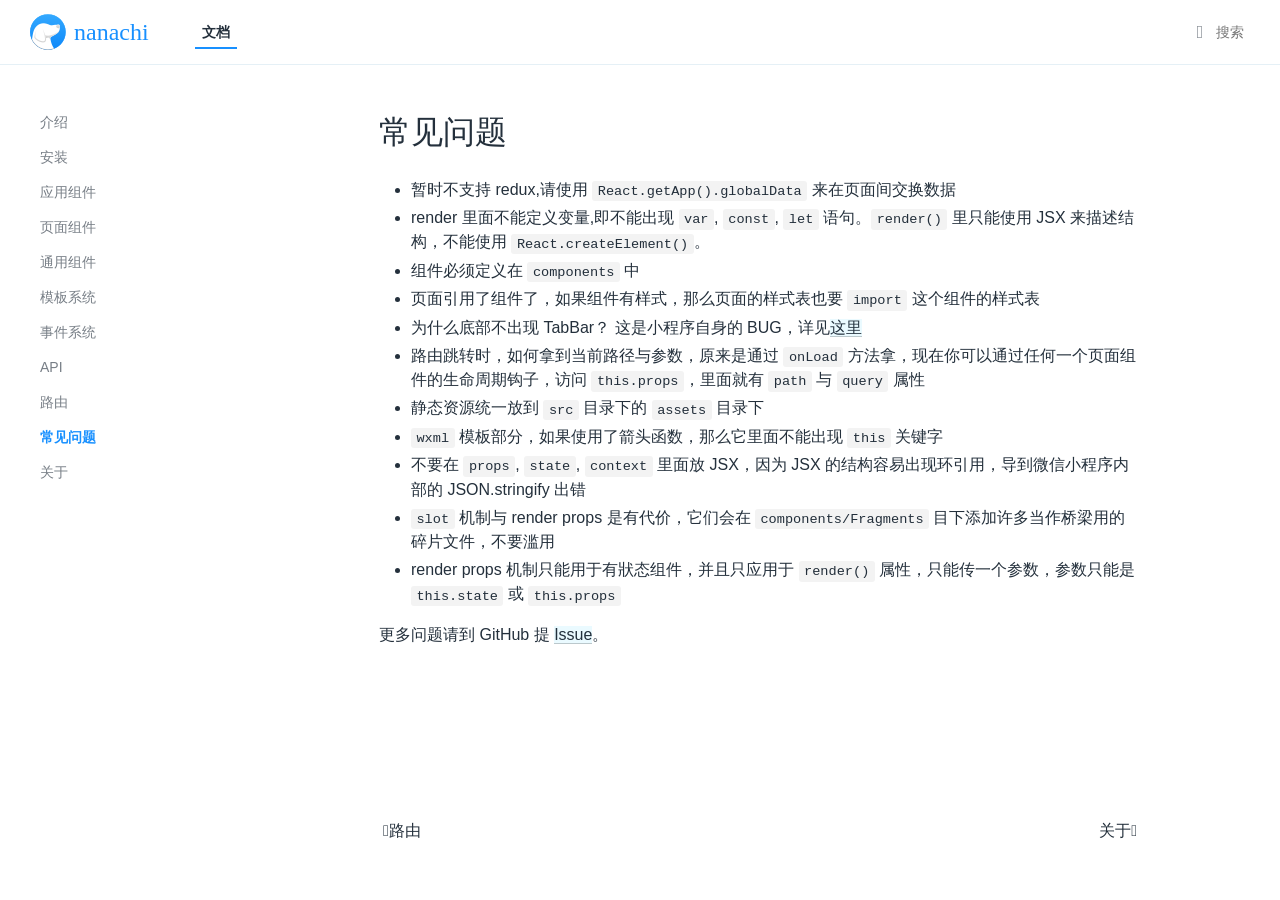
<file: documents/questions.html>
<html lang="zh-CN"><head><meta charSet="UTF-8"/><meta content="text/html; charset=utf-8" http-equiv="Content-Type"/><meta http-equiv="X-UA-Compatible" content="IE=edge"/><meta name="viewport" content="width=device-width, initial-scale=1, maximum-scale=1"/><meta name="apple-mobile-web-app-capable" content="yes"/><meta name="apple-mobile-web-app-status-bar-style" content="black"/><link rel="apple-touch-icon" sizes="180x180" href="../ydoc/images/apple-touch-icon.png"/><link rel="icon" type="image/png" sizes="32x32" href="../ydoc/images/favicon-32x32.png"/><link rel="icon" type="image/png" sizes="16x16" href="../ydoc/images/favicon-16x16.png"/><link rel="manifest" href="../ydoc/images/manifest.json"/><link rel="mask-icon" href="../ydoc/images/safari-pinned-tab.svg&quot;" color="#5bbad5"/><meta name="theme-color" content="#ffffff"/><meta http-equiv="Cache-Control" content="no-transform"/><meta http-equiv="Cache-Control" content="no-siteapp"/><title>常见问题-文档</title><link rel="stylesheet" href="../ydoc/styles/style.css"/><meta name="author" content="司徒正美"/><meta name="keywords"/><meta name="description" content="使用Reac微信小程序"/><meta id="releativePath" content=".."/><link rel="stylesheet" href="../ydoc/ydoc-plugin-search/search.css"/></head><body><div class="g-doc"><div class="m-aside"><div class="m-summary" id="js-menu"><div class="m-summary-content" id="js-menu-content"><div class="m-summary-block"><ul class="m-summary-list"><li class="item"><a href="intro.html#" class="href">介绍</a></li><li class="item"><a href="install.html" class="href">安装</a></li><li class="item"><a href="app.html" class="href">应用组件</a></li><li class="item"><a href="page.html" class="href">页面组件</a></li><li class="item"><a href="component.html" class="href">通用组件</a></li><li class="item"><a href="jsx.html" class="href">模板系统</a></li><li class="item"><a href="event.html" class="href">事件系统</a></li><li class="item"><a href="api.html" class="href">API</a></li><li class="item"><a href="router.html" class="href">路由</a></li><li class="item"><a href="" class="href">常见问题</a></li><li class="item"><a href="about.html" class="href">关于</a></li></ul></div></div></div><div class="m-summary-switch" id="js-summary-switch"><svg viewBox="0 0 926.23699 573.74994" version="1.1" x="0px" y="0px" width="15" height="15" class="bottom"><g transform="translate(904.92214,-879.1482)"><path d="m -673.67664,1221.6502 -231.2455,-231.24803 55.6165,-55.627 c 30.5891,-30.59485 56.1806,-55.627 56.8701,-55.627 0.6894,0 79.8637,78.60862 175.9427,174.68583 l 174.6892,174.6858 174.6892,-174.6858 c 96.079,-96.07721 175.253196,-174.68583 175.942696,-174.68583 0.6895,0 26.281,25.03215 56.8701,55.627 l 55.6165,55.627 -231.245496,231.24803 c -127.185,127.1864-231.5279,231.248 -231.873,231.248 -0.3451,0 -104.688,-104.0616 -231.873,-231.248 z" fill="#fff"></path></g></svg><svg viewBox="0 0 926.23699 573.74994" version="1.1" x="0px" y="0px" width="15" height="15" class="top"><g id="Page-1" stroke="none" stroke-width="1" fill="none" fill-rule="evenodd"><g id="aaa" fill="#fff" fill-rule="nonzero"><path d="M231.2455,342.502 L0,111.25397 L55.6165,55.62697 C86.2056,25.03212 111.7971,-2.99999998e-05 112.4866,-2.99999998e-05 C113.176,-2.99999998e-05 192.3503,78.60859 288.4293,174.6858 L463.1185,349.3716 L637.8077,174.6858 C733.8867,78.60859 813.060896,-2.99999997e-05 813.750396,-2.99999997e-05 C814.439896,-2.99999997e-05 840.031396,25.03212 870.620496,55.62697 L926.236996,111.25397 L694.9915,342.502 C567.8065,469.6884 463.4636,573.75 463.1185,573.75 C462.7734,573.75 358.4305,469.6884 231.2455,342.502 Z" id="Shape" transform="translate(463.118498, 286.874985) scale(1, -1) translate(-463.118498, -286.874985) "></path></g></g></svg></div></div><div class="m-main" id="js-panel"><header class="m-header" id="js-header"><div class="m-header-title js-logo"><a href="../index.html" target="_self"><img class="logo" width="36" src="../ydoc/images/dog@1x.png"/><h6 class="name">nanachi</h6></a></div><div><div class="m-search">
      <div class="icon">&#xf0fd;</div>
      <input type="text" class="input js-input" placeholder="搜索" />
      <div class="m-search-result js-search-result"></div>
    </div></div><nav class="m-header-nav js-nav"><ul class="m-header-items"><li class="item active"><a class="href" href="intro.html">文档</a></li></ul></nav><div id="js-nav-btn" class="m-header-btn ui-font-ydoc"></div></header><div class="m-content" id="js-content"><div id="markdown-body" class="m-content-container markdown-body"><h1>常见问题</h1>
<ul>
<li>暂时不支持 redux,请使用 <code>React.getApp().globalData</code> 来在页面间交换数据</li>
<li>render 里面不能定义变量,即不能出现 <code>var</code>, <code>const</code>, <code>let</code> 语句。<code>render()</code> 里只能使用 JSX 来描述结构，不能使用 <code>React.createElement()</code>。</li>
<li>组件必须定义在 <code>components</code> 中</li>
<li>页面引用了组件了，如果组件有样式，那么页面的样式表也要 <code>import</code> 这个组件的样式表</li>
<li>为什么底部不出现 TabBar？ 这是小程序自身的 BUG，详见<a href="https://www.cnblogs.com/bellagao/p/6291880.html">这里</a></li>
<li>路由跳转时，如何拿到当前路径与参数，原来是通过 <code>onLoad</code> 方法拿，现在你可以通过任何一个页面组件的生命周期钩子，访问 <code>this.props</code>，里面就有 <code>path</code> 与 <code>query</code> 属性</li>
<li>静态资源统一放到 <code>src</code> 目录下的 <code>assets</code> 目录下</li>
<li><code>wxml</code> 模板部分，如果使用了箭头函数，那么它里面不能出现 <code>this</code> 关键字</li>
<li>不要在 <code>props</code>, <code>state</code>, <code>context</code> 里面放 JSX，因为 JSX 的结构容易出现环引用，导到微信小程序内部的 JSON.stringify 出错</li>
<li><code>slot</code> 机制与 render props 是有代价，它们会在 <code>components/Fragments</code> 目下添加许多当作桥梁用的碎片文件，不要滥用</li>
<li>render props 机制只能用于有狀态组件，并且只应用于 <code>render()</code> 属性，只能传一个参数，参数只能是 <code>this.state</code> 或 <code>this.props</code></li>
</ul>
<p>更多问题请到 GitHub 提 <a href="https://github.com/roland-reed/nanachi-cli/issues">Issue</a>。</p>
</div><div class="m-content-container m-paging"><div class="m-paging-prev m-paging-item"><a href="router.html" class="href"><span class="ui-font-ydoc"></span>路由</a></div><div class="m-paging-next m-paging-item"><a href="about.html" class="href">关于<span class="ui-font-ydoc"></span></a></div></div></div></div></div><div></div><script>
    var $content = document.getElementById('js-content');
    var $summaryItems = Array.prototype.slice.call(document.querySelectorAll('#js-menu .href'));
    var $menu = document.getElementById('js-menu');
    if ($menu && sessionStorage.menuScrollTop) {
		$menu.scrollTop = sessionStorage.menuScrollTop;
    }
    // 刷新页面但不切换 pathname 的时候，内容区恢复到记忆的高度
    if ($content && sessionStorage.contentScrollTop && window.location.pathname == sessionStorage.locationPathname) {
      $content.scrollTop = sessionStorage.contentScrollTop;
    }
    sessionStorage.setItem('locationPathname', window.location.pathname);</script><script src="../ydoc/scripts/plugins/dollar.min.js"></script><script src="../ydoc/scripts/plugins/responsive-nav.min.js"></script><script src="../ydoc/scripts/plugins/slideout.min.js"></script><script src="../ydoc/scripts/app.js"></script><script src="../ydoc/ydoc-plugin-search/core.js"></script><script src="../ydoc/ydoc-plugin-search/search.js"></script><script src="../search_json.js"></script></body></html>
</file>
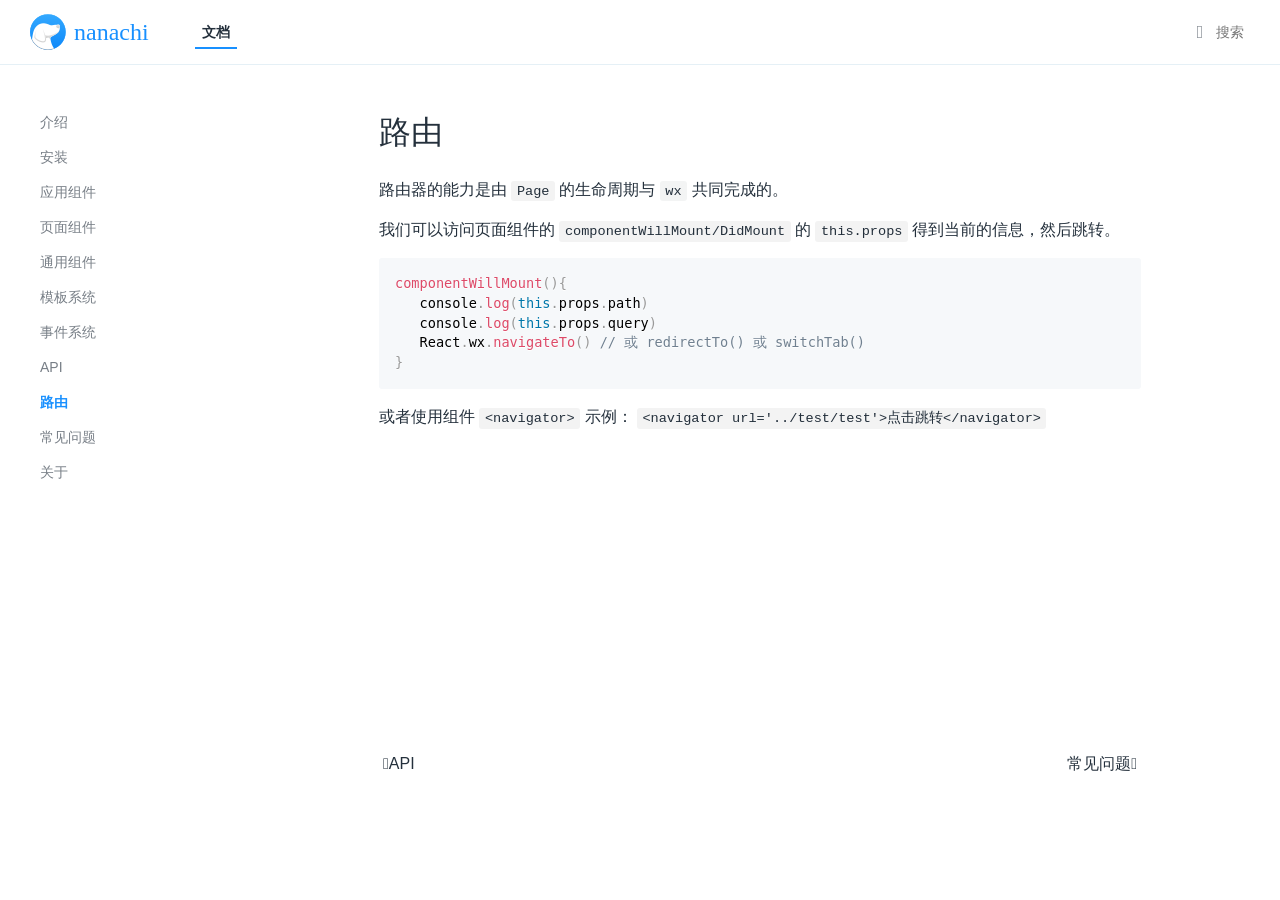
<file: documents/router.html>
<html lang="zh-CN"><head><meta charSet="UTF-8"/><meta content="text/html; charset=utf-8" http-equiv="Content-Type"/><meta http-equiv="X-UA-Compatible" content="IE=edge"/><meta name="viewport" content="width=device-width, initial-scale=1, maximum-scale=1"/><meta name="apple-mobile-web-app-capable" content="yes"/><meta name="apple-mobile-web-app-status-bar-style" content="black"/><link rel="apple-touch-icon" sizes="180x180" href="../ydoc/images/apple-touch-icon.png"/><link rel="icon" type="image/png" sizes="32x32" href="../ydoc/images/favicon-32x32.png"/><link rel="icon" type="image/png" sizes="16x16" href="../ydoc/images/favicon-16x16.png"/><link rel="manifest" href="../ydoc/images/manifest.json"/><link rel="mask-icon" href="../ydoc/images/safari-pinned-tab.svg&quot;" color="#5bbad5"/><meta name="theme-color" content="#ffffff"/><meta http-equiv="Cache-Control" content="no-transform"/><meta http-equiv="Cache-Control" content="no-siteapp"/><title>路由-文档</title><link rel="stylesheet" href="../ydoc/styles/style.css"/><meta name="author" content="司徒正美"/><meta name="keywords"/><meta name="description" content="使用Reac微信小程序"/><meta id="releativePath" content=".."/><link rel="stylesheet" href="../ydoc/ydoc-plugin-search/search.css"/></head><body><div class="g-doc"><div class="m-aside"><div class="m-summary" id="js-menu"><div class="m-summary-content" id="js-menu-content"><div class="m-summary-block"><ul class="m-summary-list"><li class="item"><a href="intro.html#" class="href">介绍</a></li><li class="item"><a href="install.html" class="href">安装</a></li><li class="item"><a href="app.html" class="href">应用组件</a></li><li class="item"><a href="page.html" class="href">页面组件</a></li><li class="item"><a href="component.html" class="href">通用组件</a></li><li class="item"><a href="jsx.html" class="href">模板系统</a></li><li class="item"><a href="event.html" class="href">事件系统</a></li><li class="item"><a href="api.html" class="href">API</a></li><li class="item"><a href="" class="href">路由</a></li><li class="item"><a href="questions.html" class="href">常见问题</a></li><li class="item"><a href="about.html" class="href">关于</a></li></ul></div></div></div><div class="m-summary-switch" id="js-summary-switch"><svg viewBox="0 0 926.23699 573.74994" version="1.1" x="0px" y="0px" width="15" height="15" class="bottom"><g transform="translate(904.92214,-879.1482)"><path d="m -673.67664,1221.6502 -231.2455,-231.24803 55.6165,-55.627 c 30.5891,-30.59485 56.1806,-55.627 56.8701,-55.627 0.6894,0 79.8637,78.60862 175.9427,174.68583 l 174.6892,174.6858 174.6892,-174.6858 c 96.079,-96.07721 175.253196,-174.68583 175.942696,-174.68583 0.6895,0 26.281,25.03215 56.8701,55.627 l 55.6165,55.627 -231.245496,231.24803 c -127.185,127.1864-231.5279,231.248 -231.873,231.248 -0.3451,0 -104.688,-104.0616 -231.873,-231.248 z" fill="#fff"></path></g></svg><svg viewBox="0 0 926.23699 573.74994" version="1.1" x="0px" y="0px" width="15" height="15" class="top"><g id="Page-1" stroke="none" stroke-width="1" fill="none" fill-rule="evenodd"><g id="aaa" fill="#fff" fill-rule="nonzero"><path d="M231.2455,342.502 L0,111.25397 L55.6165,55.62697 C86.2056,25.03212 111.7971,-2.99999998e-05 112.4866,-2.99999998e-05 C113.176,-2.99999998e-05 192.3503,78.60859 288.4293,174.6858 L463.1185,349.3716 L637.8077,174.6858 C733.8867,78.60859 813.060896,-2.99999997e-05 813.750396,-2.99999997e-05 C814.439896,-2.99999997e-05 840.031396,25.03212 870.620496,55.62697 L926.236996,111.25397 L694.9915,342.502 C567.8065,469.6884 463.4636,573.75 463.1185,573.75 C462.7734,573.75 358.4305,469.6884 231.2455,342.502 Z" id="Shape" transform="translate(463.118498, 286.874985) scale(1, -1) translate(-463.118498, -286.874985) "></path></g></g></svg></div></div><div class="m-main" id="js-panel"><header class="m-header" id="js-header"><div class="m-header-title js-logo"><a href="../index.html" target="_self"><img class="logo" width="36" src="../ydoc/images/dog@1x.png"/><h6 class="name">nanachi</h6></a></div><div><div class="m-search">
      <div class="icon">&#xf0fd;</div>
      <input type="text" class="input js-input" placeholder="搜索" />
      <div class="m-search-result js-search-result"></div>
    </div></div><nav class="m-header-nav js-nav"><ul class="m-header-items"><li class="item active"><a class="href" href="intro.html">文档</a></li></ul></nav><div id="js-nav-btn" class="m-header-btn ui-font-ydoc"></div></header><div class="m-content" id="js-content"><div id="markdown-body" class="m-content-container markdown-body"><h1>路由</h1>
<p>路由器的能力是由 <code>Page</code> 的生命周期与 <code>wx</code> 共同完成的。</p>
<p>我们可以访问页面组件的 <code>componentWillMount/DidMount</code> 的 <code>this.props</code> 得到当前的信息，然后跳转。</p>
<pre><code class="language-jsx"><span class="token function">componentWillMount</span><span class="token punctuation">(</span><span class="token punctuation">)</span><span class="token punctuation">{</span>
   console<span class="token punctuation">.</span><span class="token function">log</span><span class="token punctuation">(</span><span class="token keyword">this</span><span class="token punctuation">.</span>props<span class="token punctuation">.</span>path<span class="token punctuation">)</span>
   console<span class="token punctuation">.</span><span class="token function">log</span><span class="token punctuation">(</span><span class="token keyword">this</span><span class="token punctuation">.</span>props<span class="token punctuation">.</span>query<span class="token punctuation">)</span>
   React<span class="token punctuation">.</span>wx<span class="token punctuation">.</span><span class="token function">navigateTo</span><span class="token punctuation">(</span><span class="token punctuation">)</span> <span class="token comment">// 或 redirectTo() 或 switchTab()</span>
<span class="token punctuation">}</span>
</code></pre>
<p>或者使用组件 <code>&lt;navigator&gt;</code> 示例： <code>&lt;navigator url='../test/test'&gt;点击跳转&lt;/navigator&gt;</code></p>
</div><div class="m-content-container m-paging"><div class="m-paging-prev m-paging-item"><a href="api.html" class="href"><span class="ui-font-ydoc"></span>API</a></div><div class="m-paging-next m-paging-item"><a href="questions.html" class="href">常见问题<span class="ui-font-ydoc"></span></a></div></div></div></div></div><div></div><script>
    var $content = document.getElementById('js-content');
    var $summaryItems = Array.prototype.slice.call(document.querySelectorAll('#js-menu .href'));
    var $menu = document.getElementById('js-menu');
    if ($menu && sessionStorage.menuScrollTop) {
		$menu.scrollTop = sessionStorage.menuScrollTop;
    }
    // 刷新页面但不切换 pathname 的时候，内容区恢复到记忆的高度
    if ($content && sessionStorage.contentScrollTop && window.location.pathname == sessionStorage.locationPathname) {
      $content.scrollTop = sessionStorage.contentScrollTop;
    }
    sessionStorage.setItem('locationPathname', window.location.pathname);</script><script src="../ydoc/scripts/plugins/dollar.min.js"></script><script src="../ydoc/scripts/plugins/responsive-nav.min.js"></script><script src="../ydoc/scripts/plugins/slideout.min.js"></script><script src="../ydoc/scripts/app.js"></script><script src="../ydoc/ydoc-plugin-search/core.js"></script><script src="../ydoc/ydoc-plugin-search/search.js"></script><script src="../search_json.js"></script></body></html>
</file>
<file: ydoc/styles/style.css>
@charset "UTF-8";
/*
	* by wenbo.dong@qunar.com
	* method color
	* param $color: color HEX
	* param $index: color number
*/
body {
  font-size: 14px;
  color: rgba(3, 17, 31, 0.87);
  -webkit-font-smoothing: antialiased;
  line-height: 1.5;
}

@font-face {
  font-family: 'ydoc';
  src: url("https://s.qunarzz.com/ydoc/fonts/0.0.4/ydoc.eot");
  /* IE9*/
  src: url("https://s.qunarzz.com/ydoc/fonts/0.0.4/ydoc.woff") format("woff"), url("https://s.qunarzz.com/ydoc/fonts/0.0.4/ymfe.ttf") format("truetype"), url("https://s.qunarzz.com/ydoc/fonts/0.0.4/ydoc.svg#iconfont") format("svg");
  /* iOS 4.1- */
}

.ui-font-ydoc {
  font-family: ydoc;
}

::-webkit-scrollbar {
  width: 6px;
}

::-webkit-scrollbar-track {
  -webkit-box-shadow: rgba(217, 237, 255, 0.3);
  background: rgba(217, 237, 255, 0.1);
}

::-webkit-scrollbar-thumb {
  border-radius: 3px;
  background: rgba(101, 181, 255, 0.3);
  -webkit-box-shadow: rgba(217, 237, 255, 0.5);
}

::-webkit-scrollbar-thumb:window-inactive {
  background: rgba(101, 181, 255, 0.3);
}

h1, h2, h3, h4, h5, h6 {
  margin-top: 0;
  margin-bottom: .5em;
  font-weight: 400;
  line-height: 1.5;
}

p {
  margin-top: 0;
  margin-bottom: 1em;
}

h1, .h1 {
  font-size: 32px;
}

h2, .h2 {
  font-size: 24px;
}

h3, .h3 {
  font-size: 20px;
}

h4, .h4 {
  font-size: 16px;
}

h5, .h5 {
  font-size: 14px;
}

h6, .h6 {
  font-size: 12px;
}

@media screen and (max-width: 960px) {
  ::-webkit-scrollbar {
    /*隐藏滚轮*/
    display: none;
  }
}

*,
::before,
::after {
  box-sizing: border-box;
  -webkit-tap-highlight-color: transparent;
}

html {
  font-size: 100px;
}

body {
  font-family: -apple-system, BlinkMacSystemFont, "Segoe UI", Roboto, "Helvetica Neue", Helvetica, "PingFang SC", "Hiragino Sans GB", "Microsoft YaHei", SimSun, sans-serif;
}

ul,
ol,
dl,
dd,
h1,
h2,
h3,
h4,
h5,
h6,
figure,
form,
fieldset,
legend,
input,
textarea,
button,
p,
blockquote,
th,
td,
pre,
xmp {
  margin: 0;
  padding: 0;
}

input,
textarea,
button,
select,
pre,
xmp,
tt,
code,
kbd,
samp {
  line-height: inherit;
  font-family: inherit;
}

table {
  border-collapse: collapse;
  border-spacing: 0;
  table-layout: fixed;
  text-align: left;
}

fieldset,
img {
  border: 0;
  vertical-align: middle;
}

article,
aside,
details,
figcaption,
figure,
footer,
header,
main,
menu,
nav,
section,
summary {
  display: block;
}

audio,
canvas,
video {
  display: inline-block;
}

blockquote:before,
blockquote:after,
q:before,
q:after {
  content: "\0020";
}

textarea {
  resize: vertical;
}

input,
textarea,
button,
select
a {
  outline: 0 none;
}

input,
textarea,
button,
select {
  color: inherit;
}

input:disabled,
textarea:disabled,
button:disabled,
select:disabled {
  opacity: 1;
}

button::-moz-focus-inner,
input::-moz-focus-inner {
  padding: 0;
  border: 0;
}

mark {
  background-color: transparent;
}

a,
ins,
s,
u,
del {
  text-decoration: none;
}

a,
img {
  -webkit-touch-callout: none;
}

a:link, a:visited {
  color: inherit;
}

.row {
  box-sizing: border-box;
  width: 100%;
}

.row:after {
  content: '';
  display: table;
  clear: both;
}

.container {
  box-sizing: border-box;
}

@media screen and (max-width: 600px) {
  .col-xs-1 {
    width: 8.33333%;
    float: left;
    box-sizing: border-box;
  }
  .col-xs-2 {
    width: 16.66667%;
    float: left;
    box-sizing: border-box;
  }
  .col-xs-3 {
    width: 25%;
    float: left;
    box-sizing: border-box;
  }
  .col-xs-4 {
    width: 33.33333%;
    float: left;
    box-sizing: border-box;
  }
  .col-xs-5 {
    width: 41.66667%;
    float: left;
    box-sizing: border-box;
  }
  .col-xs-6 {
    width: 50%;
    float: left;
    box-sizing: border-box;
  }
  .col-xs-7 {
    width: 58.33333%;
    float: left;
    box-sizing: border-box;
  }
  .col-xs-8 {
    width: 66.66667%;
    float: left;
    box-sizing: border-box;
  }
  .col-xs-9 {
    width: 75%;
    float: left;
    box-sizing: border-box;
  }
  .col-xs-10 {
    width: 83.33333%;
    float: left;
    box-sizing: border-box;
  }
  .col-xs-11 {
    width: 91.66667%;
    float: left;
    box-sizing: border-box;
  }
  .col-xs-12 {
    width: 100%;
    float: left;
    box-sizing: border-box;
  }
  .container {
    width: 100%;
    padding: 0 .16rem;
  }
}

@media screen and (min-width: 600px) {
  .col-sm-1 {
    width: 8.33333%;
    float: left;
    box-sizing: border-box;
  }
  .col-sm-2 {
    width: 16.66667%;
    float: left;
    box-sizing: border-box;
  }
  .col-sm-3 {
    width: 25%;
    float: left;
    box-sizing: border-box;
  }
  .col-sm-4 {
    width: 33.33333%;
    float: left;
    box-sizing: border-box;
  }
  .col-sm-5 {
    width: 41.66667%;
    float: left;
    box-sizing: border-box;
  }
  .col-sm-6 {
    width: 50%;
    float: left;
    box-sizing: border-box;
  }
  .col-sm-7 {
    width: 58.33333%;
    float: left;
    box-sizing: border-box;
  }
  .col-sm-8 {
    width: 66.66667%;
    float: left;
    box-sizing: border-box;
  }
  .col-sm-9 {
    width: 75%;
    float: left;
    box-sizing: border-box;
  }
  .col-sm-10 {
    width: 83.33333%;
    float: left;
    box-sizing: border-box;
  }
  .col-sm-11 {
    width: 91.66667%;
    float: left;
    box-sizing: border-box;
  }
  .col-sm-12 {
    width: 100%;
    float: left;
    box-sizing: border-box;
  }
  .container {
    width: 100%;
    padding: 0 .16rem;
  }
}

@media screen and (min-width: 960px) {
  .col-md-1 {
    width: 8.33333%;
    float: left;
    box-sizing: border-box;
  }
  .col-md-2 {
    width: 16.66667%;
    float: left;
    box-sizing: border-box;
  }
  .col-md-3 {
    width: 25%;
    float: left;
    box-sizing: border-box;
  }
  .col-md-4 {
    width: 33.33333%;
    float: left;
    box-sizing: border-box;
  }
  .col-md-5 {
    width: 41.66667%;
    float: left;
    box-sizing: border-box;
  }
  .col-md-6 {
    width: 50%;
    float: left;
    box-sizing: border-box;
  }
  .col-md-7 {
    width: 58.33333%;
    float: left;
    box-sizing: border-box;
  }
  .col-md-8 {
    width: 66.66667%;
    float: left;
    box-sizing: border-box;
  }
  .col-md-9 {
    width: 75%;
    float: left;
    box-sizing: border-box;
  }
  .col-md-10 {
    width: 83.33333%;
    float: left;
    box-sizing: border-box;
  }
  .col-md-11 {
    width: 91.66667%;
    float: left;
    box-sizing: border-box;
  }
  .col-md-12 {
    width: 100%;
    float: left;
    box-sizing: border-box;
  }
  .container {
    width: 100%;
    padding: 0 .16rem;
  }
}

@media screen and (min-width: 1440px) {
  .col-lg-1 {
    width: 8.33333%;
    float: left;
    box-sizing: border-box;
  }
  .col-lg-2 {
    width: 16.66667%;
    float: left;
    box-sizing: border-box;
  }
  .col-lg-3 {
    width: 25%;
    float: left;
    box-sizing: border-box;
  }
  .col-lg-4 {
    width: 33.33333%;
    float: left;
    box-sizing: border-box;
  }
  .col-lg-5 {
    width: 41.66667%;
    float: left;
    box-sizing: border-box;
  }
  .col-lg-6 {
    width: 50%;
    float: left;
    box-sizing: border-box;
  }
  .col-lg-7 {
    width: 58.33333%;
    float: left;
    box-sizing: border-box;
  }
  .col-lg-8 {
    width: 66.66667%;
    float: left;
    box-sizing: border-box;
  }
  .col-lg-9 {
    width: 75%;
    float: left;
    box-sizing: border-box;
  }
  .col-lg-10 {
    width: 83.33333%;
    float: left;
    box-sizing: border-box;
  }
  .col-lg-11 {
    width: 91.66667%;
    float: left;
    box-sizing: border-box;
  }
  .col-lg-12 {
    width: 100%;
    float: left;
    box-sizing: border-box;
  }
  .container {
    width: 100%;
    padding: 0 .16rem;
  }
}

.useage1 {
  background-color: #d9edff;
}

.useage2 {
  background-color: #b2daff;
}

.useage3 {
  background-color: #8cc8ff;
}

.useage4 {
  background-color: #65b5ff;
}

.useage5 {
  background-color: #3fa3ff;
}

.useage6 {
  background-color: #1890ff;
}

.useage7 {
  background-color: #1373cc;
}

.useage8 {
  background-color: #0e5699;
}

.useage9 {
  background-color: #0a3a66;
}

.useage10 {
  background-color: #051d33;
}

/*! responsive-nav.js 1.0.39 by @viljamis */
.m-header-nav ul {
  margin: 0;
  padding: 0;
  width: 100%;
  display: block;
  list-style: none;
}

.js .m-header-nav {
  clip: rect(0 0 0 0);
  max-height: 0;
  position: absolute;
  display: block;
  overflow: hidden;
  zoom: 1;
}

.m-header-nav.opened {
  max-height: 9999px;
}

.nav-toggle {
  -webkit-tap-highlight-color: transparent;
  -webkit-touch-callout: none;
  -webkit-user-select: none;
  -moz-user-select: none;
  -ms-user-select: none;
  -o-user-select: none;
  user-select: none;
}

@media screen and (min-width: 960px) {
  .js .m-header-nav {
    position: relative;
  }
  .js .m-header-nav.closed {
    max-height: none;
  }
  .nav-toggle {
    display: none;
  }
  .m-header-btn {
    display: none;
  }
}

body {
  width: 100%;
  height: 100%;
}

.slideout-menu {
  position: fixed;
  left: 0;
  top: 0;
  bottom: 0;
  right: 0;
  z-index: 0;
  width: 256px;
  overflow-y: auto;
  -webkit-overflow-scrolling: touch;
  display: none;
}

.slideout-panel {
  position: relative;
  z-index: 1;
  will-change: transform;
}

.slideout-open,
.slideout-open body,
.slideout-open .slideout-panel {
  overflow: hidden;
}

.slideout-open .slideout-menu {
  display: block;
}

@media screen and (min-width: 960px) {
  .slideout-menu {
    display: block;
  }
  .slideout-panel {
    will-change: inherit;
  }
}

@font-face {
  font-family: octicons-link;
  src: url([data-uri]) format("woff");
}

.markdown-body {
  box-sizing: border-box;
  min-width: 200px;
  max-width: 980px;
  margin: 0 auto;
  padding: 0;
  transition: all 0.2s;
}

@media screen and (min-width: 960px) {
  .markdown-body {
    padding: 0 .4rem;
  }
}

.markdown-body {
  -ms-text-size-adjust: 100%;
  -webkit-text-size-adjust: 100%;
  line-height: 1.5;
  color: #24292e;
  font-family: -apple-system, BlinkMacSystemFont, "Segoe UI", Helvetica, Arial, sans-serif, "Apple Color Emoji", "Segoe UI Emoji", "Segoe UI Symbol";
  font-size: 16px;
  line-height: 1.5;
  word-wrap: break-word;
}

.markdown-body .pl-c {
  color: #6a737d;
}

.markdown-body .pl-c1,
.markdown-body .pl-s .pl-v {
  color: #005cc5;
}

.markdown-body .pl-e,
.markdown-body .pl-en {
  color: #6f42c1;
}

.markdown-body .pl-smi,
.markdown-body .pl-s .pl-s1 {
  color: #24292e;
}

.markdown-body .pl-ent {
  color: #22863a;
}

.markdown-body .pl-k {
  color: #d73a49;
}

.markdown-body .pl-s,
.markdown-body .pl-pds,
.markdown-body .pl-s .pl-pse .pl-s1,
.markdown-body .pl-sr,
.markdown-body .pl-sr .pl-cce,
.markdown-body .pl-sr .pl-sre,
.markdown-body .pl-sr .pl-sra {
  color: #032f62;
}

.markdown-body .pl-v,
.markdown-body .pl-smw {
  color: #e36209;
}

.markdown-body .pl-bu {
  color: #b31d28;
}

.markdown-body .pl-ii {
  color: #fafbfc;
  background-color: #b31d28;
}

.markdown-body .pl-c2 {
  color: #fafbfc;
  background-color: #d73a49;
}

.markdown-body .pl-c2::before {
  content: "^M";
}

.markdown-body .pl-sr .pl-cce {
  font-weight: bold;
  color: #22863a;
}

.markdown-body .pl-ml {
  color: #735c0f;
}

.markdown-body .pl-mh,
.markdown-body .pl-mh .pl-en,
.markdown-body .pl-ms {
  font-weight: bold;
  color: #005cc5;
}

.markdown-body .pl-mi {
  font-style: italic;
  color: #24292e;
}

.markdown-body .pl-mb {
  font-weight: bold;
  color: #24292e;
}

.markdown-body .pl-md {
  color: #b31d28;
  background-color: #ffeef0;
}

.markdown-body .pl-mi1 {
  color: #22863a;
  background-color: #f0fff4;
}

.markdown-body .pl-mc {
  color: #e36209;
  background-color: #ffebda;
}

.markdown-body .pl-mi2 {
  color: #f6f8fa;
  background-color: #005cc5;
}

.markdown-body .pl-mdr {
  font-weight: bold;
  color: #6f42c1;
}

.markdown-body .pl-ba {
  color: #586069;
}

.markdown-body .pl-sg {
  color: #959da5;
}

.markdown-body .pl-corl {
  text-decoration: underline;
  color: #032f62;
}

.markdown-body .octicon {
  display: inline-block;
  vertical-align: text-top;
  fill: currentColor;
}

.markdown-body a {
  background-color: transparent;
}

.markdown-body a:active,
.markdown-body a:hover {
  outline-width: 0;
}

.markdown-body strong {
  font-weight: inherit;
}

.markdown-body strong {
  font-weight: bolder;
}

.markdown-body h1 {
  font-size: 2em;
  margin: 0.67em 0;
}

.markdown-body img {
  border-style: none;
}

.markdown-body code,
.markdown-body kbd,
.markdown-body pre {
  font-family: monospace, monospace;
  font-size: 1em;
}

.markdown-body hr {
  box-sizing: content-box;
  height: 0;
  overflow: visible;
}

.markdown-body input {
  font: inherit;
  margin: 0;
}

.markdown-body input {
  overflow: visible;
}

.markdown-body [type="checkbox"] {
  box-sizing: border-box;
  padding: 0;
}

.markdown-body * {
  box-sizing: border-box;
}

.markdown-body input {
  font-family: inherit;
  font-size: inherit;
  line-height: inherit;
}

.markdown-body a {
  color: #0366d6;
  text-decoration: none;
}

.markdown-body a:hover {
  text-decoration: underline;
}

.markdown-body strong {
  font-weight: 600;
}

.markdown-body hr {
  height: 0;
  margin: 15px 0;
  overflow: hidden;
  background: transparent;
  border: 0;
  border-bottom: 1px solid #dfe2e5;
}

.markdown-body hr::before {
  display: table;
  content: "";
}

.markdown-body hr::after {
  display: table;
  clear: both;
  content: "";
}

.markdown-body table {
  border-spacing: 0;
  border-collapse: collapse;
}

.markdown-body td,
.markdown-body th {
  padding: 0;
}

.markdown-body h1,
.markdown-body h2,
.markdown-body h3,
.markdown-body h4,
.markdown-body h5,
.markdown-body h6 {
  margin-top: 0;
  margin-bottom: 0;
}

.markdown-body h1 {
  font-size: 32px;
  font-weight: 600;
}

.markdown-body h2 {
  font-size: 24px;
  font-weight: 600;
}

.markdown-body h3 {
  font-size: 20px;
  font-weight: 600;
}

.markdown-body h4 {
  font-size: 16px;
  font-weight: 600;
}

.markdown-body h5 {
  font-size: 14px;
  font-weight: 600;
}

.markdown-body h6 {
  font-size: 12px;
  font-weight: 600;
}

.markdown-body p {
  margin-top: 0;
  margin-bottom: 10px;
}

.markdown-body blockquote {
  margin: 0;
}

.markdown-body ul,
.markdown-body ol {
  padding-left: 0;
  margin-top: 0;
  margin-bottom: 0;
}

.markdown-body ol ol,
.markdown-body ul ol {
  list-style-type: lower-roman;
}

.markdown-body ul ul ol,
.markdown-body ul ol ol,
.markdown-body ol ul ol,
.markdown-body ol ol ol {
  list-style-type: lower-alpha;
}

.markdown-body dd {
  margin-left: 0;
}

.markdown-body code {
  font-family: "SFMono-Regular", Consolas, "Liberation Mono", Menlo, Courier, monospace;
  font-size: 12px;
}

.markdown-body pre {
  margin-top: 0;
  margin-bottom: 0;
  font-family: "SFMono-Regular", Consolas, "Liberation Mono", Menlo, Courier, monospace;
  font-size: 12px;
}

.markdown-body .octicon {
  vertical-align: text-bottom;
}

.markdown-body .pl-0 {
  padding-left: 0 !important;
}

.markdown-body .pl-1 {
  padding-left: 4px !important;
}

.markdown-body .pl-2 {
  padding-left: 8px !important;
}

.markdown-body .pl-3 {
  padding-left: 16px !important;
}

.markdown-body .pl-4 {
  padding-left: 24px !important;
}

.markdown-body .pl-5 {
  padding-left: 32px !important;
}

.markdown-body .pl-6 {
  padding-left: 40px !important;
}

.markdown-body::before {
  display: table;
  content: "";
}

.markdown-body::after {
  display: table;
  clear: both;
  content: "";
}

.markdown-body > *:first-child {
  margin-top: 0 !important;
}

.markdown-body > *:last-child {
  margin-bottom: 0 !important;
}

.markdown-body a:not([href]) {
  color: inherit;
  text-decoration: none;
}

.markdown-body .anchor {
  float: left;
  padding-right: 4px;
  margin-left: -20px;
  line-height: 1;
}

.markdown-body .anchor:focus {
  outline: none;
}

.markdown-body p,
.markdown-body blockquote,
.markdown-body ul,
.markdown-body ol,
.markdown-body dl,
.markdown-body table,
.markdown-body pre {
  margin-top: 0;
  margin-bottom: 16px;
}

.markdown-body hr {
  height: 0.25em;
  padding: 0;
  margin: 24px 0;
  background-color: #e1e4e8;
  border: 0;
}

.markdown-body blockquote {
  padding: 0 1em;
  color: #6a737d;
  border-left: 0.25em solid #dfe2e5;
}

.markdown-body blockquote > :first-child {
  margin-top: 0;
}

.markdown-body blockquote > :last-child {
  margin-bottom: 0;
}

.markdown-body kbd {
  display: inline-block;
  padding: 3px 5px;
  font-size: 11px;
  line-height: 10px;
  color: #444d56;
  vertical-align: middle;
  background-color: #fafbfc;
  border: solid 1px #c6cbd1;
  border-bottom-color: #959da5;
  border-radius: 3px;
  box-shadow: inset 0 -1px 0 #959da5;
}

.markdown-body h1,
.markdown-body h2,
.markdown-body h3,
.markdown-body h4,
.markdown-body h5,
.markdown-body h6 {
  margin-top: 24px;
  margin-bottom: 16px;
  font-weight: 600;
  line-height: 1.25;
}

.markdown-body h1 .octicon-link,
.markdown-body h2 .octicon-link,
.markdown-body h3 .octicon-link,
.markdown-body h4 .octicon-link,
.markdown-body h5 .octicon-link,
.markdown-body h6 .octicon-link {
  color: #1b1f23;
  vertical-align: middle;
  visibility: hidden;
}

.markdown-body h1:hover .anchor,
.markdown-body h2:hover .anchor,
.markdown-body h3:hover .anchor,
.markdown-body h4:hover .anchor,
.markdown-body h5:hover .anchor,
.markdown-body h6:hover .anchor {
  text-decoration: none;
}

.markdown-body h1:hover .anchor .octicon-link,
.markdown-body h2:hover .anchor .octicon-link,
.markdown-body h3:hover .anchor .octicon-link,
.markdown-body h4:hover .anchor .octicon-link,
.markdown-body h5:hover .anchor .octicon-link,
.markdown-body h6:hover .anchor .octicon-link {
  visibility: visible;
}

.markdown-body h1 {
  padding-bottom: 0.3em;
  font-size: 2em;
}

.markdown-body h2 {
  padding-bottom: 0.3em;
  font-size: 1.5em;
}

.markdown-body h3 {
  font-size: 1.25em;
}

.markdown-body h4 {
  font-size: 1em;
}

.markdown-body h5 {
  font-size: 0.875em;
}

.markdown-body h6 {
  font-size: 0.85em;
  color: #6a737d;
}

.markdown-body ul,
.markdown-body ol {
  padding-left: 2em;
}

.markdown-body ul ul,
.markdown-body ul ol,
.markdown-body ol ol,
.markdown-body ol ul {
  margin-top: 0;
  margin-bottom: 0;
}

.markdown-body li {
  word-wrap: break-all;
}

.markdown-body li > p {
  margin-top: 16px;
}

.markdown-body li + li {
  margin-top: 0.25em;
}

.markdown-body dl {
  padding: 0;
}

.markdown-body dl dt {
  padding: 0;
  margin-top: 16px;
  font-size: 1em;
  font-style: italic;
  font-weight: 600;
}

.markdown-body dl dd {
  padding: 0 16px;
  margin-bottom: 16px;
}

.markdown-body table {
  display: block;
  width: 100%;
  overflow: auto;
}

.markdown-body table th {
  font-weight: 600;
}

.markdown-body table th,
.markdown-body table td {
  padding: 6px 13px;
  border: 1px solid #dfe2e5;
}

.markdown-body table tr {
  background-color: #fff;
  border-top: 1px solid #c6cbd1;
}

.markdown-body table tr:nth-child(2n) {
  background-color: #f6f8fa;
}

.markdown-body img {
  max-width: 100%;
  box-sizing: content-box;
  background-color: #fff;
}

.markdown-body img[align=right] {
  padding-left: 20px;
}

.markdown-body img[align=left] {
  padding-right: 20px;
}

.markdown-body code {
  padding: 0.2em 0.4em;
  margin: 0;
  font-size: 85%;
  background-color: rgba(27, 31, 35, 0.05);
  border-radius: 3px;
}

.markdown-body pre {
  word-wrap: normal;
}

.markdown-body pre > code {
  padding: 0;
  margin: 0;
  font-size: 100%;
  word-break: normal;
  white-space: pre;
  background: transparent;
  border: 0;
}

.markdown-body .highlight {
  margin-bottom: 16px;
}

.markdown-body .highlight pre {
  margin-bottom: 0;
  word-break: normal;
}

.markdown-body .highlight pre,
.markdown-body pre {
  padding: 16px;
  overflow: auto;
  font-size: 85%;
  line-height: 1.45;
  background-color: #f6f8fa;
  border-radius: 3px;
}

.markdown-body pre code {
  display: inline;
  max-width: auto;
  padding: 0;
  margin: 0;
  overflow: visible;
  line-height: inherit;
  word-wrap: normal;
  background-color: transparent;
  border: 0;
}

.markdown-body .full-commit .btn-outline:not(:disabled):hover {
  color: #005cc5;
  border-color: #005cc5;
}

.markdown-body kbd {
  display: inline-block;
  padding: 3px 5px;
  font: 11px "SFMono-Regular", Consolas, "Liberation Mono", Menlo, Courier, monospace;
  line-height: 10px;
  color: #444d56;
  vertical-align: middle;
  background-color: #fafbfc;
  border: solid 1px #d1d5da;
  border-bottom-color: #c6cbd1;
  border-radius: 3px;
  box-shadow: inset 0 -1px 0 #c6cbd1;
}

.markdown-body :checked + .radio-label {
  position: relative;
  z-index: 1;
  border-color: #0366d6;
}

.markdown-body .task-list-item {
  list-style-type: none;
}

.markdown-body .task-list-item + .task-list-item {
  margin-top: 3px;
}

.markdown-body .task-list-item input {
  margin: 0 0.2em 0.25em -1.6em;
  vertical-align: middle;
}

.markdown-body hr {
  border-bottom-color: #eee;
}

.markdown-body {
  color: rgba(3, 17, 31, 0.87);
}

.markdown-body h1,
.markdown-body h2,
.markdown-body h3,
.markdown-body h4,
.markdown-body h5,
.markdown-body h6 {
  font-weight: 500;
}

.markdown-body a {
  text-decoration: none;
  background-color: rgba(187, 239, 253, 0.3);
  border-bottom: 1px solid rgba(0, 0, 0, 0.2);
  color: rgba(3, 17, 31, 0.87);
  transition: all .2s;
}

.markdown-body a:hover {
  text-decoration: none;
  background-color: #bbeffd;
  border-bottom-color: rgba(3, 17, 31, 0.87);
}

/* PrismJS 1.14.0
http://prismjs.com/download.html#themes=prism&languages=markup+css+clike+javascript */
/**
 * prism.js default theme for JavaScript, CSS and HTML
 * Based on dabblet (http://dabblet.com)
 * @author Lea Verou
 */
code[class*="language-"],
pre[class*="language-"] {
  color: black;
  background: none;
  text-shadow: 0 1px white;
  font-family: Consolas, Monaco, 'Andale Mono', 'Ubuntu Mono', monospace;
  text-align: left;
  white-space: pre;
  word-spacing: normal;
  word-break: normal;
  word-wrap: normal;
  line-height: 1.5;
  -moz-tab-size: 4;
  -o-tab-size: 4;
  tab-size: 4;
  -webkit-hyphens: none;
  -moz-hyphens: none;
  -ms-hyphens: none;
  hyphens: none;
}

pre[class*="language-"]::-moz-selection, pre[class*="language-"] ::-moz-selection,
code[class*="language-"]::-moz-selection, code[class*="language-"] ::-moz-selection {
  text-shadow: none;
  background: #b3d4fc;
}

pre[class*="language-"]::selection, pre[class*="language-"] ::selection,
code[class*="language-"]::selection, code[class*="language-"] ::selection {
  text-shadow: none;
  background: #b3d4fc;
}

@media print {
  code[class*="language-"],
  pre[class*="language-"] {
    text-shadow: none;
  }
}

/* Code blocks */
pre[class*="language-"] {
  padding: 1em;
  margin: .5em 0;
  overflow: auto;
}

:not(pre) > code[class*="language-"],
pre[class*="language-"] {
  background: #f5f2f0;
}

/* Inline code */
:not(pre) > code[class*="language-"] {
  padding: .1em;
  border-radius: .3em;
  white-space: normal;
}

.token.comment,
.token.prolog,
.token.doctype,
.token.cdata {
  color: slategray;
}

.token.punctuation {
  color: #999;
}

.namespace {
  opacity: .7;
}

.token.property,
.token.tag,
.token.boolean,
.token.number,
.token.constant,
.token.symbol,
.token.deleted {
  color: #905;
}

.token.selector,
.token.attr-name,
.token.string,
.token.char,
.token.builtin,
.token.inserted {
  color: #690;
}

.token.operator,
.token.entity,
.token.url,
.language-css .token.string,
.style .token.string {
  color: #9a6e3a;
  background: rgba(255, 255, 255, 0.5);
}

.token.atrule,
.token.attr-value,
.token.keyword {
  color: #07a;
}

.token.function,
.token.class-name {
  color: #DD4A68;
}

.token.regex,
.token.important,
.token.variable {
  color: #e90;
}

.token.important,
.token.bold {
  font-weight: bold;
}

.token.italic {
  font-style: italic;
}

.token.entity {
  cursor: help;
}

.g-doc {
  display: flex;
  width: 100%;
  height: 100%;
  position: relative;
  left: 0;
  transition: all 0.2s ease-in-out;
  overflow: hidden;
}

.m-main {
  width: 100%;
  overflow-y: auto;
  -webkit-overflow-scrolling: touch;
}

.m-main h2:before, .m-main h3:before {
  content: "";
  display: block;
  margin-top: -.8rem;
  height: .8rem;
  visibility: hidden;
}

@media screen and (min-width: 960px) {
  .m-main {
    box-shadow: none;
  }
}

.m-header {
  min-height: .64rem;
  position: relative;
  display: flex;
  flex-direction: column;
  position: fixed;
  top: 0;
  left: 0;
  width: 100%;
  color: rgba(3, 17, 31, 0.54);
  background-color: rgba(255, 255, 255, 0.97);
  border-bottom: 1px solid #e5f0f6;
  backface-visibility: hidden;
  z-index: 999;
  transform: translateZ(1000px);
}

.m-header-title {
  height: .64rem;
  padding: 0 .3rem;
  display: flex;
  align-items: center;
}

.m-header-title .name, .m-header-title .logo {
  display: inline-block;
  vertical-align: middle;
}

.m-header-title .name {
  margin-left: .08rem;
  color: #1890ff;
  font-size: 24px;
  font-family: 'Arial Rounded MT Bold';
}

.m-header-nav {
  border-bottom: 1px solid #e5f0f6;
}

.m-header-nav .m-header-items {
  padding: 0.16rem;
}

.m-header-nav .m-header-subtitle {
  padding: .08rem 1.5em;
}

.m-header-nav .m-header-subtitle .item {
  width: 100%;
}

.m-header-nav .m-header-subtitle .link {
  display: inline-block;
  width: 100%;
}

.m-header-nav .item {
  margin-bottom: 0.08rem;
  width: 100%;
  display: inline-block;
  line-height: 1.8;
  margin: 0 0.08rem;
  position: relative;
  cursor: pointer;
  transition: all 0.2s;
  min-height: .32rem;
}

.m-header-nav .item:last-child {
  margin-bottom: 0;
}

.m-header-nav .item.active {
  font-weight: bold;
  color: rgba(3, 17, 31, 0.87);
}

.m-header-nav .item.active .href {
  border-bottom: 2px solid #1890ff;
}

.m-header-nav .href {
  padding: .5em;
}

.m-header-btn {
  position: absolute;
  top: 0.08rem;
  right: 0.08rem;
  font-size: .24rem;
  line-height: 1;
  color: rgba(3, 17, 31, 0.87);
  border-radius: 2px;
  padding: .12rem;
  cursor: pointer;
  transition: color 0.2s;
  -webkit-tap-highlight-color: transparent;
  -webkit-touch-callout: none;
  -webkit-user-select: none;
  -moz-user-select: none;
  -ms-user-select: none;
  -o-user-select: none;
  user-select: none;
}

.m-header-btn:hover {
  font-weight: bold;
  color: rgba(3, 17, 31, 0.87);
}

@media screen and (min-width: 960px) {
  .m-header {
    flex-direction: row;
  }
  .m-header-nav {
    border: none;
  }
  .m-header-nav .m-header-items {
    padding: 0;
  }
  .m-header-nav .m-header-items > .item:hover .m-header-subtitle {
    display: block;
  }
  .m-header-nav .m-header-subtitle {
    display: none;
    position: absolute;
    left: 50%;
    top: .64rem;
    transform: translateX(-50%);
    width: auto;
    background-color: #fff;
    padding: .08rem 1.5em;
    border-radius: 4px;
    box-shadow: 0 10px 100px rgba(50, 50, 93, 0.1), 0 5px 35px rgba(50, 50, 93, 0.15), 0 2px 15px rgba(0, 0, 0, 0.1);
  }
  .m-header-nav .m-header-subtitle .item {
    margin: 0;
    padding: 0 8px;
    color: rgba(3, 17, 31, 0.54);
    font-weight: normal;
    white-space: nowrap;
    line-height: .4rem;
  }
  .m-header-nav .m-header-subtitle:after {
    content: '';
    display: block;
    width: 0;
    height: 0;
    border: .08rem solid transparent;
    border-bottom-color: #fff;
    position: absolute;
    left: 50%;
    top: -.16rem;
    transform: translateX(-50%);
  }
  .m-header-nav .item {
    margin: 0 0.16rem;
    line-height: .64rem;
    width: auto;
    transition: color 0.2s;
  }
  .m-header-nav .item:hover {
    font-weight: bold;
    color: rgba(3, 17, 31, 0.87);
  }
  .m-header .m-header-nav {
    overflow: inherit;
  }
}

.m-aside {
  margin-top: .65rem;
  height: 100%;
  height: calc(100% - .65rem);
}

.m-summary {
  padding: 0 .24rem;
  position: absolute;
  left: 0;
  top: 0;
  z-index: 1;
  width: 100%;
  height: 0;
  overflow-y: auto;
  transform: translateY(0);
  -webkit-overflow-scrolling: touch;
  transition: all .2s ease-in-out;
}

.m-summary ul, .m-summary ol, .m-summary li {
  list-style: none;
}

.m-summary.active {
  height: 100%;
  background-color: #fff;
  padding: .24rem;
  padding-bottom: 0.89rem;
  transform: translateY(0.65rem);
}

.m-summary.active .m-summary-content {
  display: block;
}

.m-summary.active + .m-summary-switch .top {
  transform: translateY(10px);
}

.m-summary.active + .m-summary-switch .bottom {
  transform: translateY(-10px);
}

.m-summary-content {
  width: 100%;
  height: auto;
  display: none;
}

.m-summary-block {
  margin-bottom: .16rem;
}

.m-summary-block .m-summary-block {
  margin-bottom: 0;
}

.m-summary-title {
  font-size: 16px;
  line-height: 2.5;
  color: rgba(3, 17, 31, 0.87);
  padding-left: 0.08rem;
}

.m-summary-list {
  font-size: 14px;
  line-height: 2.5;
}

.m-summary-list.indent {
  padding-left: 1.5em;
}

.m-summary-list .item {
  color: rgba(3, 17, 31, 0.54);
  overflow: hidden;
  text-overflow: ellipsis;
  white-space: nowrap;
}

.m-summary-list .item.active {
  font-weight: bold;
  color: #1890ff;
}

.m-summary-list .href {
  color: inherit;
  background-color: transparent;
  transition: all 0.2s;
  display: inline-block;
  width: 100%;
  border-radius: 4px;
  padding-left: 0.08rem;
}

.m-summary-list .href:hover {
  color: #1890ff;
  background-color: #d9edff;
}

.m-summary-switch {
  font-family: 'ydoc';
  position: fixed;
  right: .24rem;
  bottom: .48rem;
  width: .6rem;
  height: .6rem;
  border-radius: 50%;
  color: #1890ff;
  box-shadow: 0 0 20px rgba(0, 0, 0, 0.3);
  background-color: rgba(3, 17, 31, 0.87);
  user-select: none;
  display: flex;
  justify-content: center;
  align-items: center;
  flex-direction: column-reverse;
  z-index: 1;
}

.m-summary-switch .top, .m-summary-switch .bottom {
  transition: all 0.2s ease-in-out;
}

@media screen and (min-width: 960px) {
  .m-summary {
    position: static;
    height: 100%;
    width: 2.4rem;
    padding: .4rem .32rem;
    flex: 3rem 0 0;
  }
  .m-summary-switch {
    display: none;
  }
  .m-summary-content {
    display: block;
  }
}

@media screen and (min-width: 1440px) {
  .m-summary {
    width: 3rem;
  }
}

.m-content {
  overflow-y: scroll;
  overflow-x: hidden;
  -webkit-overflow-scrolling: touch;
  background-color: #fff;
  padding-top: .64rem;
  height: 100%;
}

.m-content-container {
  max-width: 8.1rem;
  padding: .48rem .24rem 1.2rem;
  margin: 0 auto;
}

.m-content-container .title {
  line-height: 1;
}

.m-content-container.markdown-body {
  min-height: calc(100% - 2rem);
}

.m-paging {
  font-size: 16px;
}

.m-paging-item {
  width: 50%;
  color: inherit;
  transition: color 0.2s;
}

.m-paging-item:hover {
  color: #1890ff;
}

.m-paging-prev {
  float: left;
}

.m-paging-next {
  float: right;
  text-align: right;
}

.m-paging:after {
  content: '';
  display: block;
  clear: both;
}

.m-paging .href {
  display: inline-block;
  width: 100%;
  padding: .04rem;
}

@media screen and (min-width: 960px) {
  .m-content {
    overflow-x: hidden;
    overflow-y: auto;
    -webkit-overflow-scrolling: touch;
  }
}

.m-footer {
  background-color: #fff;
  padding: .24rem;
}

.m-footer ul, .m-footer ol, .m-footer li {
  list-style: none;
}

.m-footer-container {
  display: flex;
  flex-direction: column;
  padding: 0;
  transition: all 0.2s;
}

.m-footer-title {
  text-align: center;
}

.m-footer-links {
  display: flex;
  flex-wrap: wrap;
  margin-bottom: .16rem;
  justify-content: center;
}

.m-footer-links .group {
  flex-basis: 30%;
  flex-shrink: 0;
  margin-bottom: .24rem;
}

.m-footer-links .title {
  font-size: 16px;
  line-height: 2;
  color: rgba(3, 17, 31, 0.38);
}

.m-footer .href {
  line-height: 1.8;
  padding: .3em 0;
  color: rgba(3, 17, 31, 0.54);
  background-color: #fff;
  transition: all 0.2s;
}

.m-footer .href:hover {
  color: #1890ff;
}

.m-footer-title {
  color: rgba(3, 17, 31, 0.54);
}

@media screen and (min-width: 960px) {
  .m-footer {
    font-size: 16px;
    color: rgba(3, 17, 31, 0.54);
    padding: .24rem .64rem;
  }
  .m-footer-container {
    flex-direction: row;
    max-width: 10.24rem;
    margin: .24rem auto;
    padding: 0 .32rem;
  }
  .m-footer-title {
    flex: 1;
    text-align: right;
    margin-bottom: .32rem;
  }
  .m-footer-links {
    justify-content: inherit;
    flex: 2;
  }
}

.g-home .m-header {
  background-color: #fbfbfb;
}

.g-home .m-section {
  position: relative;
}

.g-home .m-section-container {
  max-width: 10.24rem;
  margin: 0 auto;
  padding: .8rem .32rem;
  display: flex;
  justify-content: center;
  align-items: center;
  flex-direction: column;
}

.g-home .m-section-title {
  text-align: center;
}

.g-home .m-section-title .name {
  margin-bottom: .24rem;
  font-size: 32px;
  position: relative;
}

.g-home .m-section-title .name:after {
  content: '';
  display: block;
  position: absolute;
  bottom: -.08rem;
  left: 50%;
  transform: translateX(-50%);
  width: .48rem;
  height: 3px;
  background-color: #1373cc;
}

.g-home .m-section-title .desc {
  font-size: 16px;
  color: rgba(3, 17, 31, 0.54);
  line-height: 1.6;
}

.g-home .m-section-banner {
  width: 100%;
  position: absolute;
  z-index: 0;
  bottom: 0;
  left: 50%;
  transform: translateX(-45%);
}

.g-home .m-section-banner img {
  width: 100%;
}

.g-home .m-section-box {
  display: flex;
  justify-content: space-between;
  flex-wrap: wrap;
}

.g-home .m-section .btn {
  width: 1.2rem;
  padding: .14rem;
  line-height: .2rem;
  font-size: 16px;
  color: #1890ff;
  background-color: #fff;
  margin-right: .08rem;
  border-radius: 6px;
  text-align: center;
  user-select: none;
  border: 1px solid #1890ff;
  cursor: pointer;
  transition: all 0.2s;
  transform: translateY(0);
}

.g-home .m-section .btn:hover {
  color: #fff;
  background-color: #1890ff;
}

.g-home .m-section .btn:active {
  background-color: #0e5699;
}

.g-home .m-section .btn.btn-ghost {
  border: none;
}

.g-home .m-section.home {
  padding: .56rem .24rem .64rem;
  border-bottom: 1px solid rgba(3, 17, 31, 0.14);
}

.g-home .m-section.home .m-section-container {
  padding: .24rem .32rem;
}

.g-home .m-section.home .m-section-title {
  text-align: center;
  color: rgba(3, 17, 31, 0.87);
  flex: 1;
}

.g-home .m-section.home .m-section-title .name {
  margin-bottom: .16rem;
}

.g-home .m-section.home .m-section-title .name:after {
  display: none;
}

.g-home .m-section.home .m-section-title .desc {
  color: rgba(3, 17, 31, 0.54);
}

.g-home .m-section.home .m-section-btngroup {
  display: flex;
  justify-content: center;
  padding: .24rem 0 .16rem;
  position: relative;
  z-index: 1;
}

.g-home .m-section.home .caption {
  font-size: 16px;
  color: rgba(3, 17, 31, 0.38);
}

.g-home .m-section.feature {
  background-color: #fbfbfb;
  border-bottom: 1px solid rgba(3, 17, 31, 0.14);
}

.g-home .m-section.feature .item {
  flex: 0 0 46%;
  margin-bottom: .32rem;
}

.g-home .m-section.feature .item .title {
  font-size: 32px;
  margin-bottom: .16rem;
}

.g-home .m-section.feature .item .desc {
  font-size: 16px;
  color: rgba(3, 17, 31, 0.54);
}

@media screen and (min-width: 960px) {
  .g-home .m-section.home .m-section-container {
    flex-direction: row;
  }
  .g-home .m-section-title .name {
    font-size: 48px;
  }
  .g-home .m-section-title .desc {
    font-size: 20px;
    line-height: 1.6;
  }
  .g-home .m-section-banner {
    width: 7.7rem;
  }
  .g-home .m-section .btn {
    margin-right: .16rem;
  }
  .g-home .m-section.home .m-section-title {
    text-align: left;
  }
  .g-home .m-section.home .m-section-title .name {
    font-size: 48px;
  }
  .g-home .m-section.home .m-section-title .desc {
    font-size: 20px;
    line-height: 1.6;
  }
  .g-home .m-section.home .m-section-btngroup {
    justify-content: left;
    margin-top: .24rem;
  }
  .g-home .m-footer .m-footer-container {
    max-width: 10.24rem;
  }
}

* {
  margin: 0;
  padding: 0;
}
</file>
<file: ydoc/ydoc-plugin-search/search.css>
.m-search {
  position: absolute;
  right: .64rem;
  top: .32rem;
  transform: translateY(-50%);
  z-index: 9999;
}
.m-search-result {
  display: none;
  position: absolute;
  width: 100vw;
  width: calc(100vw - 32px);
  right: -.48rem;
  top: .48rem;
  background-color: #fff;
  border-radius: 4px;
  box-shadow: 0 50px 100px rgba(50, 50, 93, 0.1), 0 15px 35px rgba(50, 50, 93, 0.15), 0 5px 15px rgba(0, 0, 0, 0.1);
  overflow: hidden;
}
.m-search .highlight {
  font-weight: bold;
  color: #1890ff;
}
.m-search .icon {
  font-family: ydoc;
  position: absolute;
  left: 16px;
  top: 16px;
  transform: translate(-50%, -50%);
  font-size: 18px;
}
.m-search .input {
  width: 72px;
  border: none;
  outline: none;
  height: 32px;
  line-height: 32px;
  padding: 0 .08rem 0 .32rem;
  font-size: 14px;
  border-radius: 4px;
  transition: all .2s ease-in-out;
}
.m-search .input:focus {
  width: 160px;
  background-color: #f7f7f7;
}
.m-search .empty {
  padding: .32rem .24rem;
  text-align: center;
}
.m-search .headline {
  padding: .08rem;
  background-color: #1890ff;
  color: #fff;
  font-weight: bold;
}
.m-search .row {
  display: flex;
  margin: .08rem 0;
}
.m-search .subtitle {
  flex: 0 0 25%;
  text-align: right;
  padding: .04rem .08rem;
  background-color: #fff;
  cursor: pointer;
  transition: all .2s ease-in-out;
}
.m-search .subtitle:hover {
  background-color: #f7f7f7;
}
.m-search .content {
  flex: 1;
  font-weight: bold;
  border-left: 1px solid rgba(3, 17, 31, 0.14);
  padding: 0;
  padding-right: .08rem;
}
.m-search .caption {
  padding: .04rem 0;
  padding-left: 0.08rem;
  background-color: #fff;
  cursor: pointer;
  transition: all .2s ease-in-out;
  display: flex;
  flex-direction: column;
}
.m-search .caption:hover {
  background-color: #f7f7f7;
}
.m-search .caption.active {
  background-color: #f7f7f7;
}
.m-search .caption .desc {
  font-weight: normal;
}

/* 宽度小于 600px 时搜索结果横贯屏幕宽度 */
@media screen and (min-width: 600px) {
  .m-search-result {
    position: absolute;
    right: 0;
    width: 4rem;
  }
  .m-search .input:focus {
    width: 180px;
  }
}

/* PC 端不显示 nav 按钮 因此更靠右侧 */
@media screen and (min-width: 960px) {
  .m-search {
    right: .24rem;
  }
  .m-search .input:focus {
    width: 200px;
  }
}
</file>
